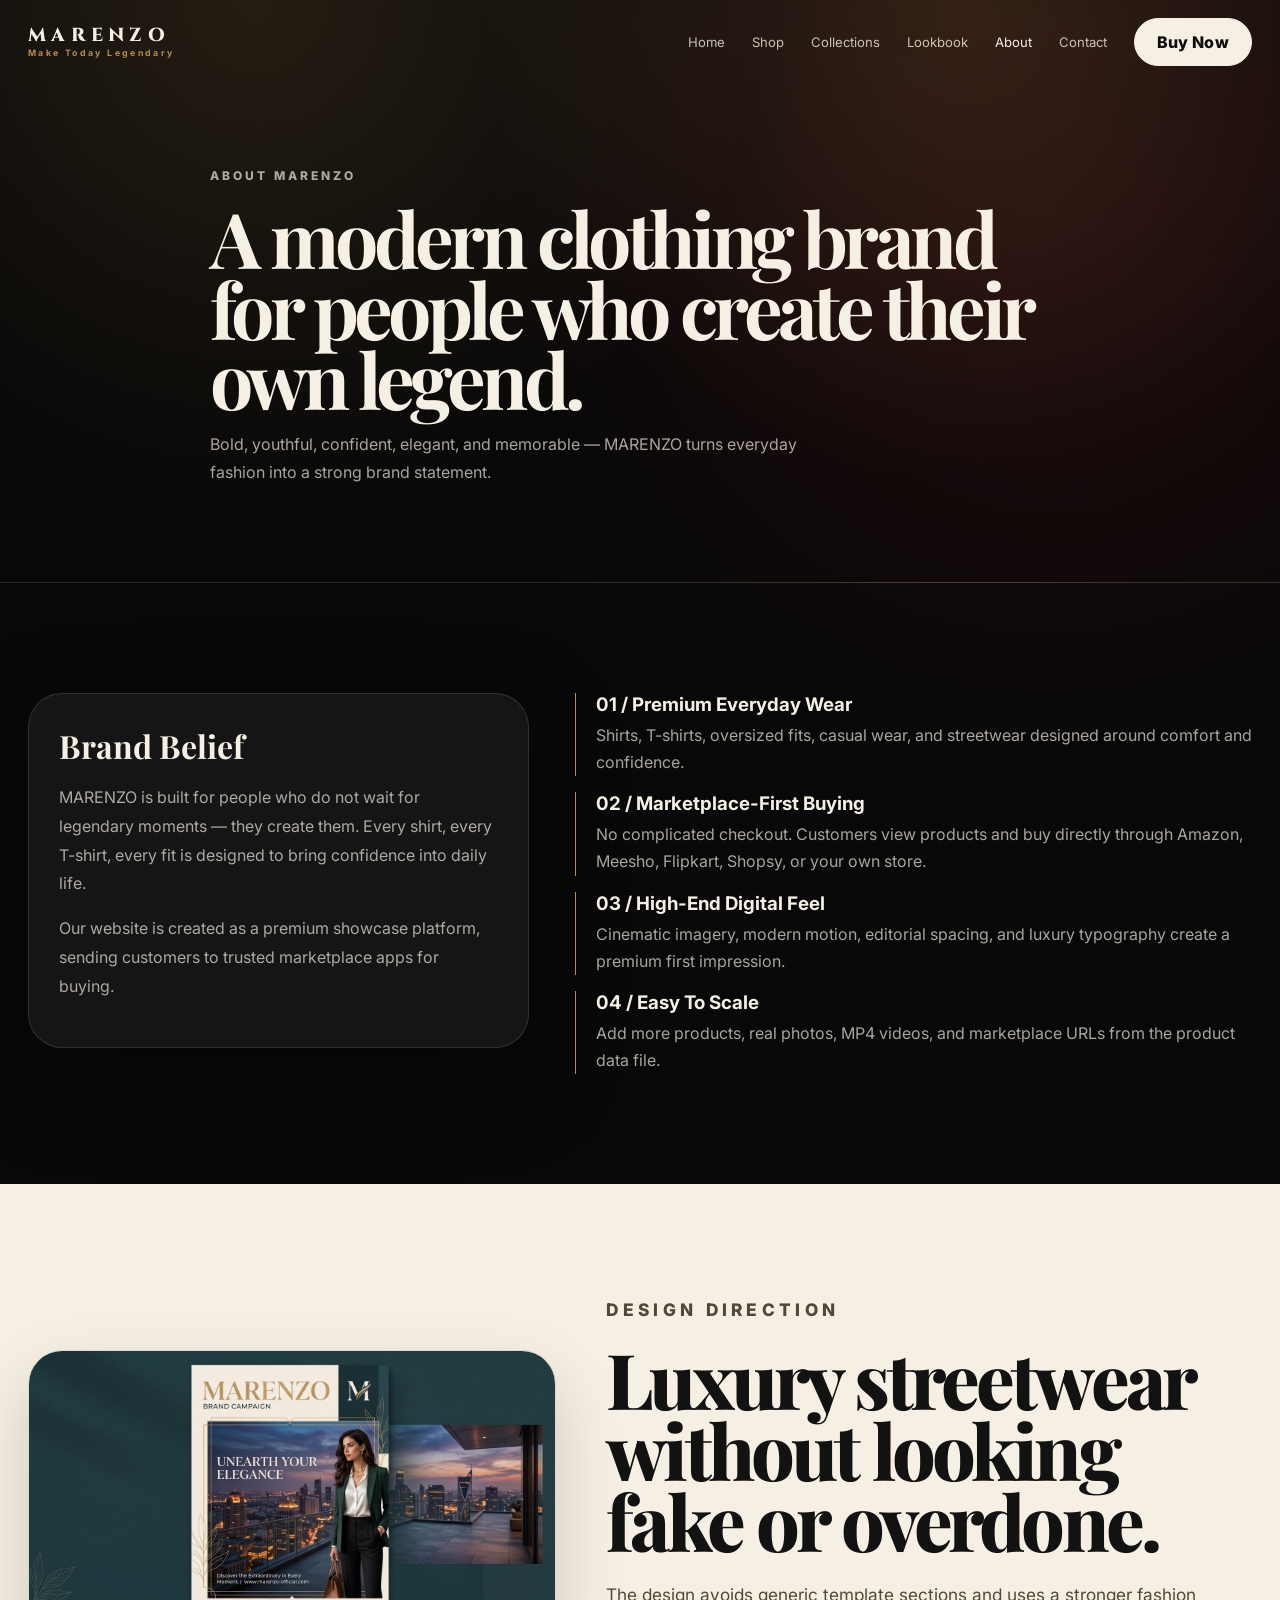
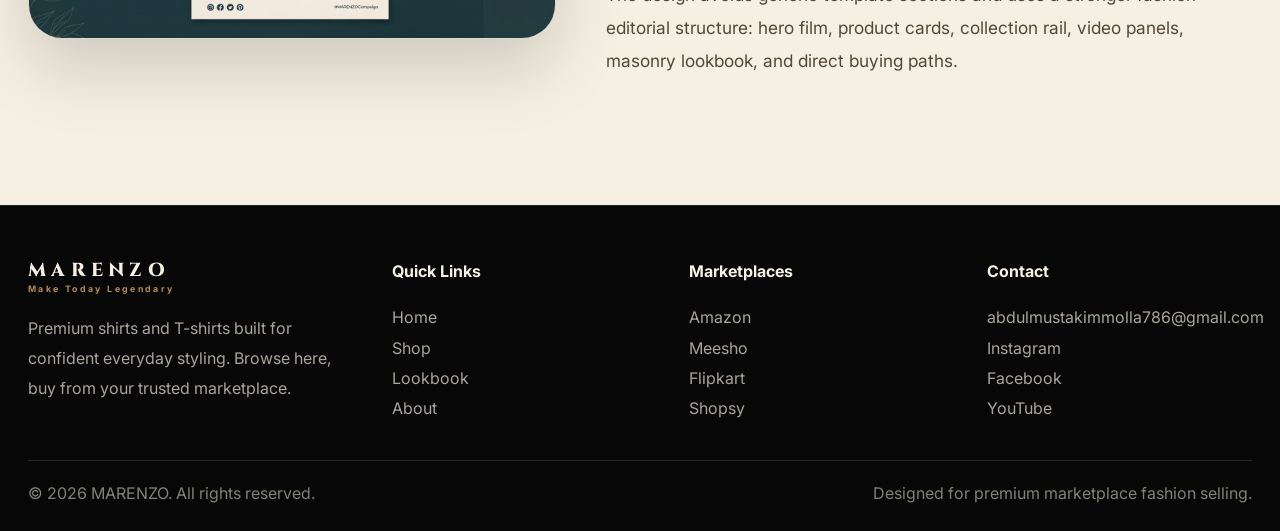
<file: about.html>
<!DOCTYPE html>
<html lang="en">
<head>
  <meta charset="UTF-8">
  <meta name="viewport" content="width=device-width, initial-scale=1.0">
  <meta name="description" content="About MARENZO premium clothing brand and marketplace selling experience.">
  <meta name="theme-color" content="#080808">
  <title>About MARENZO | Make Today Legendary</title>
  <link rel="stylesheet" href="assets/css/style.css">
</head>
<body>

<div class="page-loader"><div class="loader-mark">MARENZO</div></div>
<nav class="site-nav">
  <div class="container nav-inner">
    <a class="brand-logo" href="index.html">MARENZO<small>Make Today Legendary</small></a>
    <button class="nav-toggle" id="navToggle" aria-label="Open menu"><span></span><span></span></button>
    <div class="nav-menu" id="navMenu">
      <a class="nav-link" href="index.html">Home</a>
      <a class="nav-link" href="shop.html">Shop</a>
      <a class="nav-link" href="shop.html#collections">Collections</a>
      <a class="nav-link" href="lookbook.html">Lookbook</a>
      <a class="nav-link" href="about.html">About</a>
      <a class="nav-link" href="contact.html">Contact</a>
      <a class="button button-primary" href="shop.html">Buy Now</a>
    </div>
  </div>
</nav>


<header class="page-hero">
  <div class="container page-title reveal">
    <p class="eyebrow">About MARENZO</p>
    <h1>A modern clothing brand for people who create their own legend.</h1>
    <p>Bold, youthful, confident, elegant, and memorable — MARENZO turns everyday fashion into a strong brand statement.</p>
  </div>
</header>
<section class="section">
  <div class="container about-grid">
    <div class="about-card reveal">
      <h3>Brand Belief</h3>
      <p>MARENZO is built for people who do not wait for legendary moments — they create them. Every shirt, every T-shirt, every fit is designed to bring confidence into daily life.</p>
      <p>Our website is created as a premium showcase platform, sending customers to trusted marketplace apps for buying.</p>
    </div>
    <div class="timeline reveal">
      <div><h3>01 / Premium Everyday Wear</h3><p>Shirts, T-shirts, oversized fits, casual wear, and streetwear designed around comfort and confidence.</p></div>
      <div><h3>02 / Marketplace-First Buying</h3><p>No complicated checkout. Customers view products and buy directly through Amazon, Meesho, Flipkart, Shopsy, or your own store.</p></div>
      <div><h3>03 / High-End Digital Feel</h3><p>Cinematic imagery, modern motion, editorial spacing, and luxury typography create a premium first impression.</p></div>
      <div><h3>04 / Easy To Scale</h3><p>Add more products, real photos, MP4 videos, and marketplace URLs from the product data file.</p></div>
    </div>
  </div>
</section>
<section class="section section-soft">
  <div class="container story-grid">
    <div class="story-image reveal"><img src="assets/images/camp.png" alt="MARENZO brand campaign"></div>
    <div class="story-copy reveal"><p class="eyebrow">Design Direction</p><h2>Luxury streetwear without looking fake or overdone.</h2><p>The design avoids generic template sections and uses a stronger fashion editorial structure: hero film, product cards, collection rail, video panels, masonry lookbook, and direct buying paths.</p></div>
  </div>
</section>


<footer class="footer">
  <div class="container">
    <div class="footer-grid">
      <div>
        <h3 class="brand-logo">MARENZO<small>Make Today Legendary</small></h3>
        <p>Premium shirts and T-shirts built for confident everyday styling. Browse here, buy from your trusted marketplace.</p>
      </div>
      <div>
        <h4>Quick Links</h4>
        <a href="index.html">Home</a><a href="shop.html">Shop</a><a href="lookbook.html">Lookbook</a><a href="about.html">About</a>
      </div>
      <div>
        <h4>Marketplaces</h4>
        <a target="_blank" rel="noopener" href="https://www.amazon.in/s?k=marenzo+clothing">Amazon</a>
        <a target="_blank" rel="noopener" href="https://www.meesho.com/search?q=marenzo%20clothing">Meesho</a>
        <a target="_blank" rel="noopener" href="https://www.flipkart.com/search?q=marenzo+clothing">Flipkart</a>
        <a target="_blank" rel="noopener" href="https://www.shopsy.in/search?q=marenzo+clothing">Shopsy</a>
      </div>
      <div>
        <h4>Contact</h4>
        <a href="mailto:abdulmustakimmolla786@gmail.com">abdulmustakimmolla786@gmail.com</a>
        <a href="https://www.instagram.com/marenzo.in?igsh=MW81ZmhwbHdkcXFpZA==">Instagram</a><a href="https://www.facebook.com/share/19F5SS92qN/">Facebook</a><a href="https://www.youtube.com/@marenzomaketodaylegendary">YouTube</a>
      </div>
    </div>
    <div class="footer-bottom">
      <span>© <span data-year></span> MARENZO. All rights reserved.</span>
      <span>Designed for premium marketplace fashion selling.</span>
    </div>
  </div>
</footer>
<script src="assets/js/products.js"></script>
<script src="assets/js/main.js"></script>

</body>
</html>
</file>
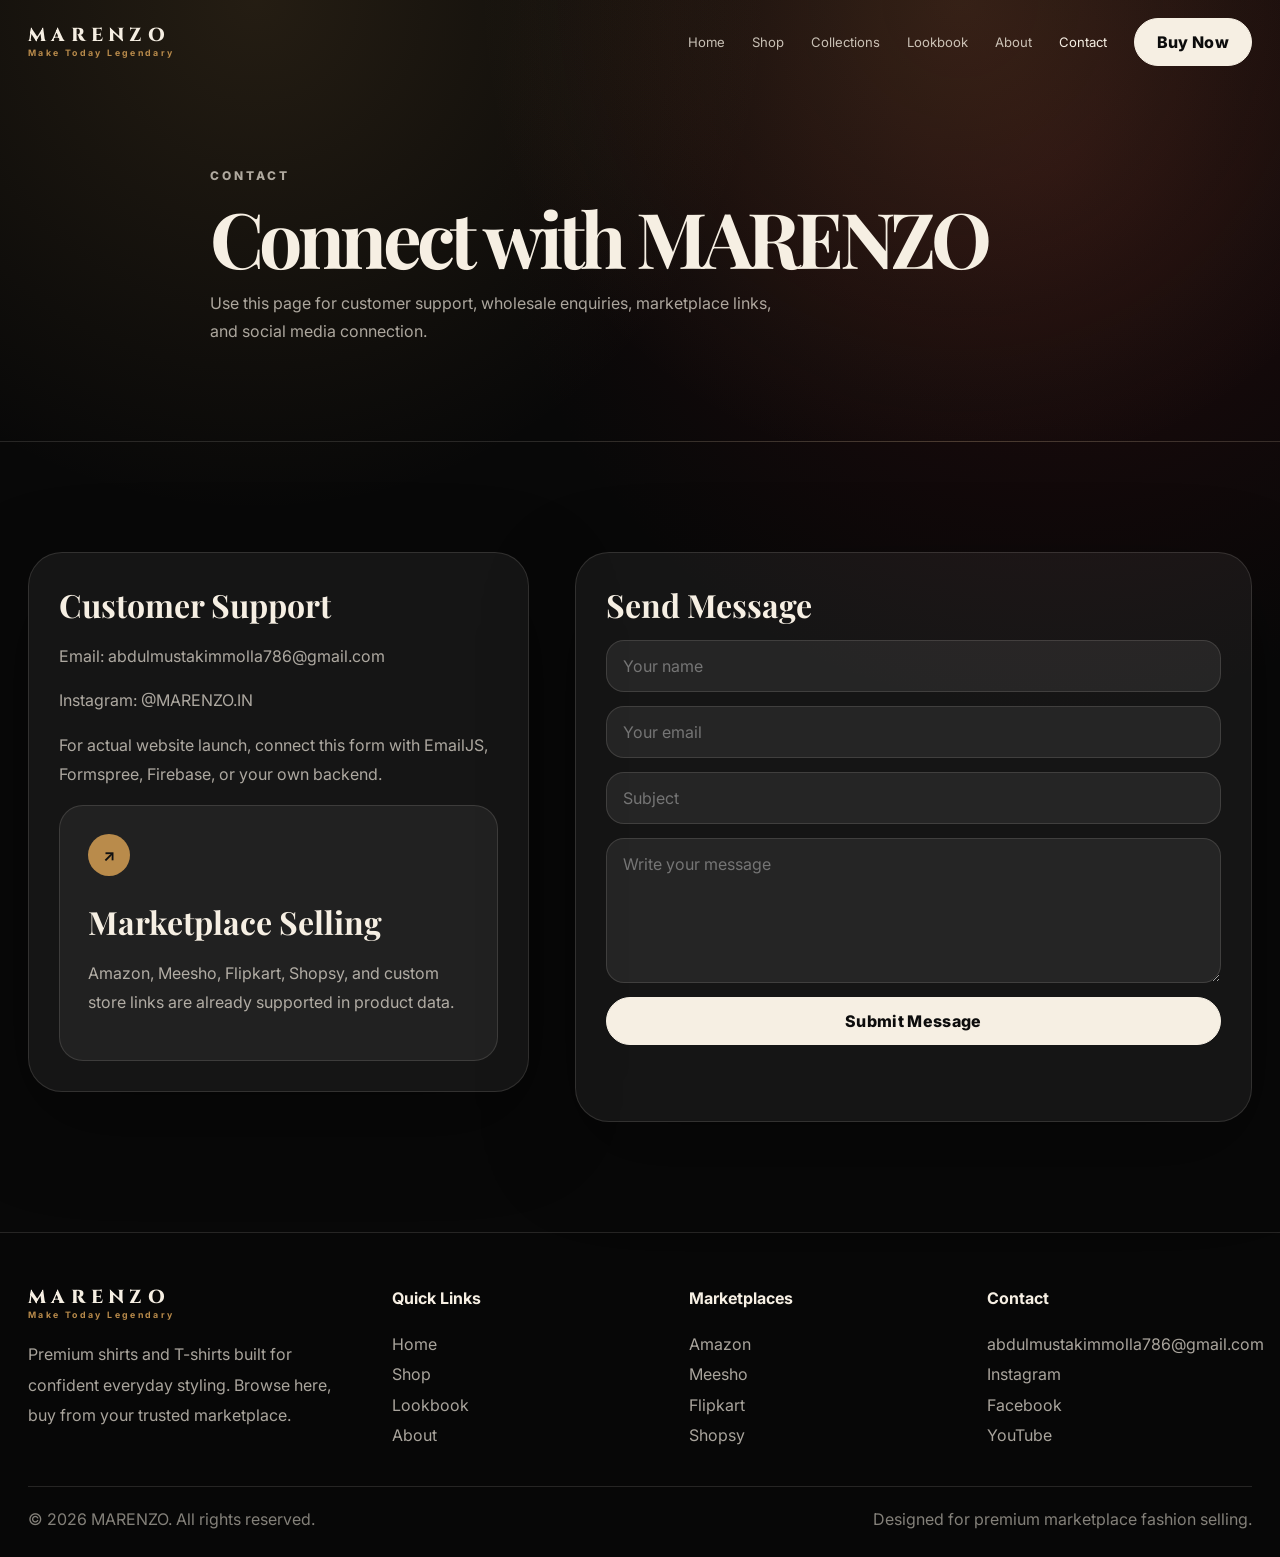
<file: contact.html>
<!DOCTYPE html>
<html lang="en">
<head>
  <meta charset="UTF-8">
  <meta name="viewport" content="width=device-width, initial-scale=1.0">
  <meta name="description" content="Contact MARENZO for fashion products, support, and marketplace buying details.">
  <meta name="theme-color" content="#080808">
  <title>Contact MARENZO | Support and Marketplace Links</title>
  <link rel="stylesheet" href="assets/css/style.css">
</head>
<body>

<div class="page-loader"><div class="loader-mark">MARENZO</div></div>
<nav class="site-nav">
  <div class="container nav-inner">
    <a class="brand-logo" href="index.html">MARENZO<small>Make Today Legendary</small></a>
    <button class="nav-toggle" id="navToggle" aria-label="Open menu"><span></span><span></span></button>
    <div class="nav-menu" id="navMenu">
      <a class="nav-link" href="index.html">Home</a>
      <a class="nav-link" href="shop.html">Shop</a>
      <a class="nav-link" href="shop.html#collections">Collections</a>
      <a class="nav-link" href="lookbook.html">Lookbook</a>
      <a class="nav-link" href="about.html">About</a>
      <a class="nav-link" href="contact.html">Contact</a>
      <a class="button button-primary" href="shop.html">Buy Now</a>
    </div>
  </div>
</nav>


<header class="page-hero">
  <div class="container page-title reveal">
    <p class="eyebrow">Contact</p>
    <h1>Connect with MARENZO</h1>
    <p>Use this page for customer support, wholesale enquiries, marketplace links, and social media connection.</p>
  </div>
</header>
<section class="section">
  <div class="container contact-grid">
    <div class="contact-card reveal">
      <h3>Customer Support</h3>
      <p>Email: abdulmustakimmolla786@gmail.com</p>
      <p>Instagram: @MARENZO.IN</p>
      <p>For actual website launch, connect this form with EmailJS, Formspree, Firebase, or your own backend.</p>
      <div class="feature-card"><b>↗</b><h3>Marketplace Selling</h3><p>Amazon, Meesho, Flipkart, Shopsy, and custom store links are already supported in product data.</p></div>
    </div>
    <div class="contact-card reveal">
      <h3>Send Message</h3>
      <form class="contact-form" id="contactForm">
        <input type="text" name="name" placeholder="Your name" required>
        <input type="email" name="email" placeholder="Your email" required>
        <input type="text" name="subject" placeholder="Subject" required>
        <textarea name="message" placeholder="Write your message" required></textarea>
        <button class="button button-primary" type="submit">Submit Message</button>
        <p class="form-message" id="formMessage"></p>
      </form>
    </div>
  </div>
</section>


<footer class="footer">
  <div class="container">
    <div class="footer-grid">
      <div>
        <h3 class="brand-logo">MARENZO<small>Make Today Legendary</small></h3>
        <p>Premium shirts and T-shirts built for confident everyday styling. Browse here, buy from your trusted marketplace.</p>
      </div>
      <div>
        <h4>Quick Links</h4>
        <a href="index.html">Home</a><a href="shop.html">Shop</a><a href="lookbook.html">Lookbook</a><a href="about.html">About</a>
      </div>
      <div>
        <h4>Marketplaces</h4>
        <a target="_blank" rel="noopener" href="https://www.amazon.in/s?k=marenzo+clothing">Amazon</a>
        <a target="_blank" rel="noopener" href="https://www.meesho.com/search?q=marenzo%20clothing">Meesho</a>
        <a target="_blank" rel="noopener" href="https://www.flipkart.com/search?q=marenzo+clothing">Flipkart</a>
        <a target="_blank" rel="noopener" href="https://www.shopsy.in/search?q=marenzo+clothing">Shopsy</a>
      </div>
      <div>
        <h4>Contact</h4>
        <a href="mailto:abdulmustakimmolla786@gmail.com">abdulmustakimmolla786@gmail.com</a>
        <a href="https://www.instagram.com/marenzo.in?igsh=MW81ZmhwbHdkcXFpZA==">Instagram</a><a href="https://www.facebook.com/share/19F5SS92qN/">Facebook</a><a href="https://www.youtube.com/@marenzomaketodaylegendary">YouTube</a>
      </div>
    </div>
    <div class="footer-bottom">
      <span>© <span data-year></span> MARENZO. All rights reserved.</span>
      <span>Designed for premium marketplace fashion selling.</span>
    </div>
  </div>
</footer>
<script src="assets/js/products.js"></script>
<script src="assets/js/main.js"></script>

</body>
</html>
</file>
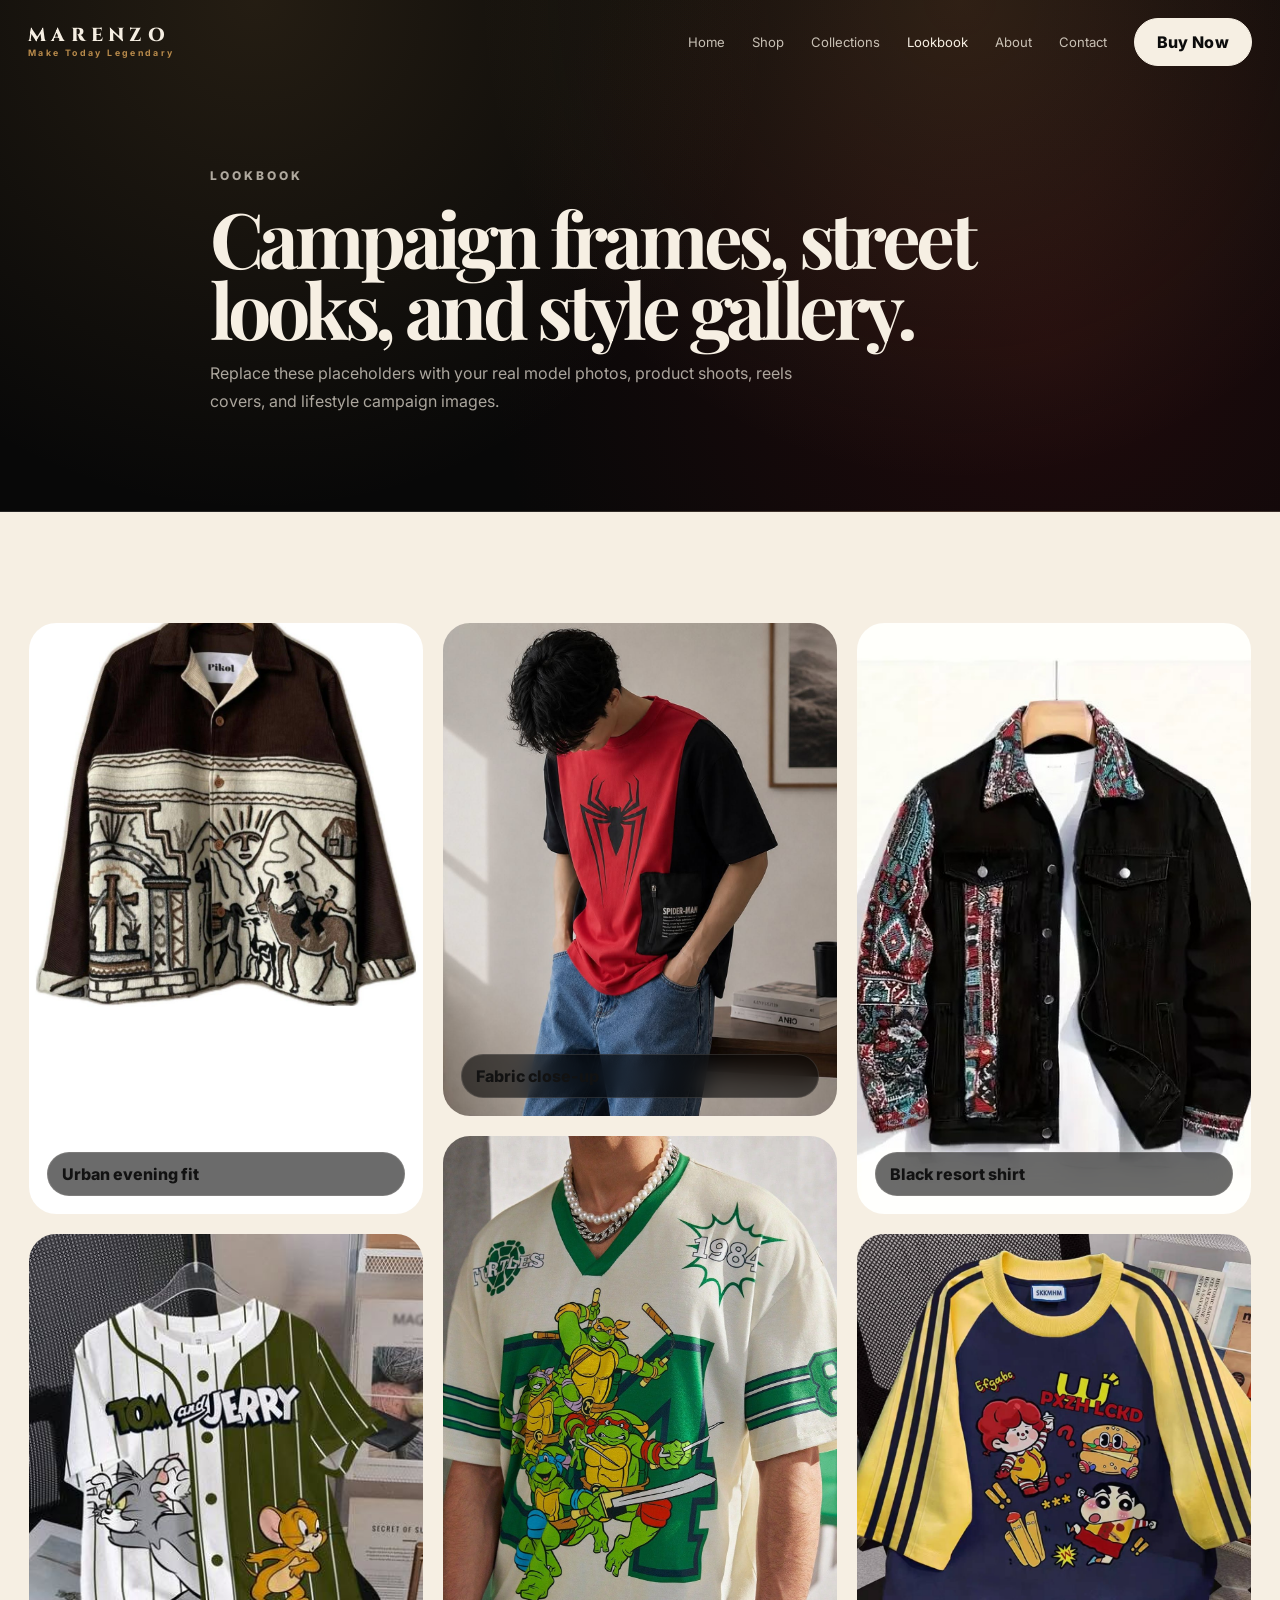
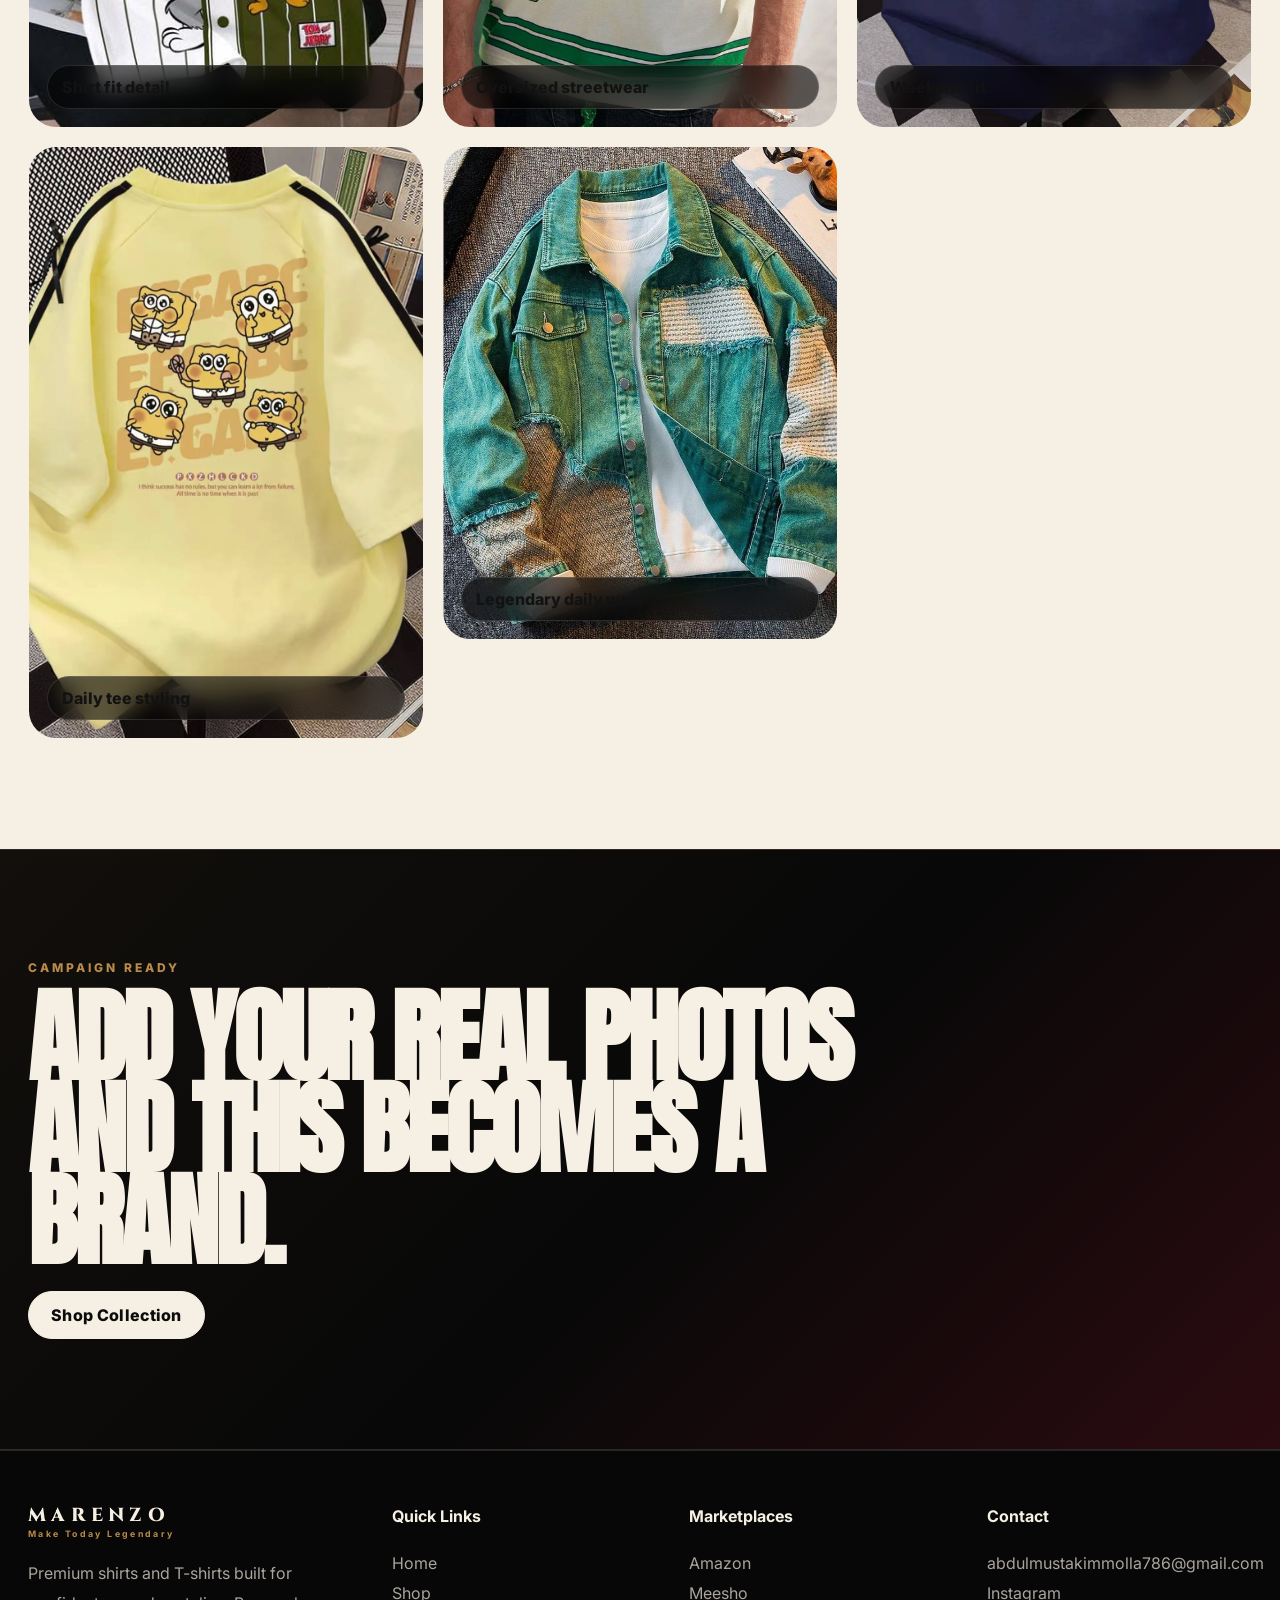
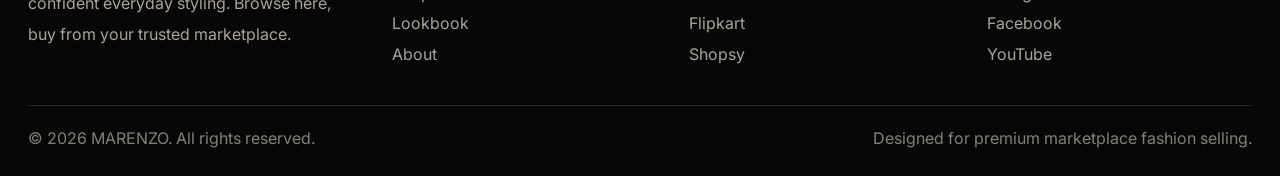
<file: lookbook.html>
<!DOCTYPE html>
<html lang="en">
<head>
  <meta charset="UTF-8">
  <meta name="viewport" content="width=device-width, initial-scale=1.0">
  <meta name="description" content="MARENZO style gallery and campaign lookbook for shirts, T-shirts and streetwear.">
  <meta name="theme-color" content="#080808">
  <title>MARENZO Lookbook | Style Gallery</title>
  <link rel="stylesheet" href="assets/css/style.css">
</head>
<body>

<div class="page-loader"><div class="loader-mark">MARENZO</div></div>
<nav class="site-nav">
  <div class="container nav-inner">
    <a class="brand-logo" href="index.html">MARENZO<small>Make Today Legendary</small></a>
    <button class="nav-toggle" id="navToggle" aria-label="Open menu"><span></span><span></span></button>
    <div class="nav-menu" id="navMenu">
      <a class="nav-link" href="index.html">Home</a>
      <a class="nav-link" href="shop.html">Shop</a>
      <a class="nav-link" href="shop.html#collections">Collections</a>
      <a class="nav-link" href="lookbook.html">Lookbook</a>
      <a class="nav-link" href="about.html">About</a>
      <a class="nav-link" href="contact.html">Contact</a>
      <a class="button button-primary" href="shop.html">Buy Now</a>
    </div>
  </div>
</nav>


<header class="page-hero">
  <div class="container page-title reveal">
    <p class="eyebrow">Lookbook</p>
    <h1>Campaign frames, street looks, and style gallery.</h1>
    <p>Replace these placeholders with your real model photos, product shoots, reels covers, and lifestyle campaign images.</p>
  </div>
</header>
<section class="section section-soft">
  <div class="container">
    <div class="lookbook-grid">
      <figure class="look-card reveal"><img src="assets/images/3j.jpeg" alt="MARENZO urban look"><span>Urban evening fit</span></figure>
      <figure class="look-card reveal"><img src="assets/images/whitegreents.jpeg" alt="MARENZO shirt styling"><span>Shirt fit detail</span></figure>
      <figure class="look-card reveal"><img src="assets/images/yellowts.jpeg" alt="MARENZO T-shirt styling"><span>Daily tee styling</span></figure>
      <figure class="look-card reveal"><img src="assets/images/blackredts.jpeg" alt="MARENZO fabric closeup"><span>Fabric close-up</span></figure>
      <figure class="look-card reveal"><img src="assets/images/greents.jpeg" alt="MARENZO oversized streetwear"><span>Oversized streetwear</span></figure>
      <figure class="look-card reveal"><img src="assets/images/4j.jpeg" alt="MARENZO lifestyle"><span>Legendary daily wear</span></figure>
      <figure class="look-card reveal"><img src="assets/images/5j.jpg" alt="MARENZO black shirt"><span>Black resort shirt</span></figure>
      <figure class="look-card reveal"><img src="assets/images/yellobluets.jpeg" alt="MARENZO weekend fit"><span>Weekend fit</span></figure>
    </div>
  </div>
</section>
<section class="section cta-band"><div class="container reveal"><p class="eyebrow">Campaign Ready</p><h2>Add Your Real Photos And This Becomes A Brand.</h2><a class="button button-primary" href="shop.html">Shop Collection</a></div></section>


<footer class="footer">
  <div class="container">
    <div class="footer-grid">
      <div>
        <h3 class="brand-logo">MARENZO<small>Make Today Legendary</small></h3>
        <p>Premium shirts and T-shirts built for confident everyday styling. Browse here, buy from your trusted marketplace.</p>
      </div>
      <div>
        <h4>Quick Links</h4>
        <a href="index.html">Home</a><a href="shop.html">Shop</a><a href="lookbook.html">Lookbook</a><a href="about.html">About</a>
      </div>
      <div>
        <h4>Marketplaces</h4>
        <a target="_blank" rel="noopener" href="https://www.amazon.in/s?k=marenzo+clothing">Amazon</a>
        <a target="_blank" rel="noopener" href="https://www.meesho.com/search?q=marenzo%20clothing">Meesho</a>
        <a target="_blank" rel="noopener" href="https://www.flipkart.com/search?q=marenzo+clothing">Flipkart</a>
        <a target="_blank" rel="noopener" href="https://www.shopsy.in/search?q=marenzo+clothing">Shopsy</a>
      </div>
      <div>
        <h4>Contact</h4>
        <a href="mailto:abdulmustakimmolla786@gmail.com">abdulmustakimmolla786@gmail.com</a>
        <a href="https://www.instagram.com/marenzo.in?igsh=MW81ZmhwbHdkcXFpZA==">Instagram</a><a href="https://www.facebook.com/share/19F5SS92qN/">Facebook</a><a href="https://www.youtube.com/@marenzomaketodaylegendary">YouTube</a>
      </div>
    </div>
    <div class="footer-bottom">
      <span>© <span data-year></span> MARENZO. All rights reserved.</span>
      <span>Designed for premium marketplace fashion selling.</span>
    </div>
  </div>
</footer>
<script src="assets/js/products.js"></script>
<script src="assets/js/main.js"></script>

</body>
</html>
</file>
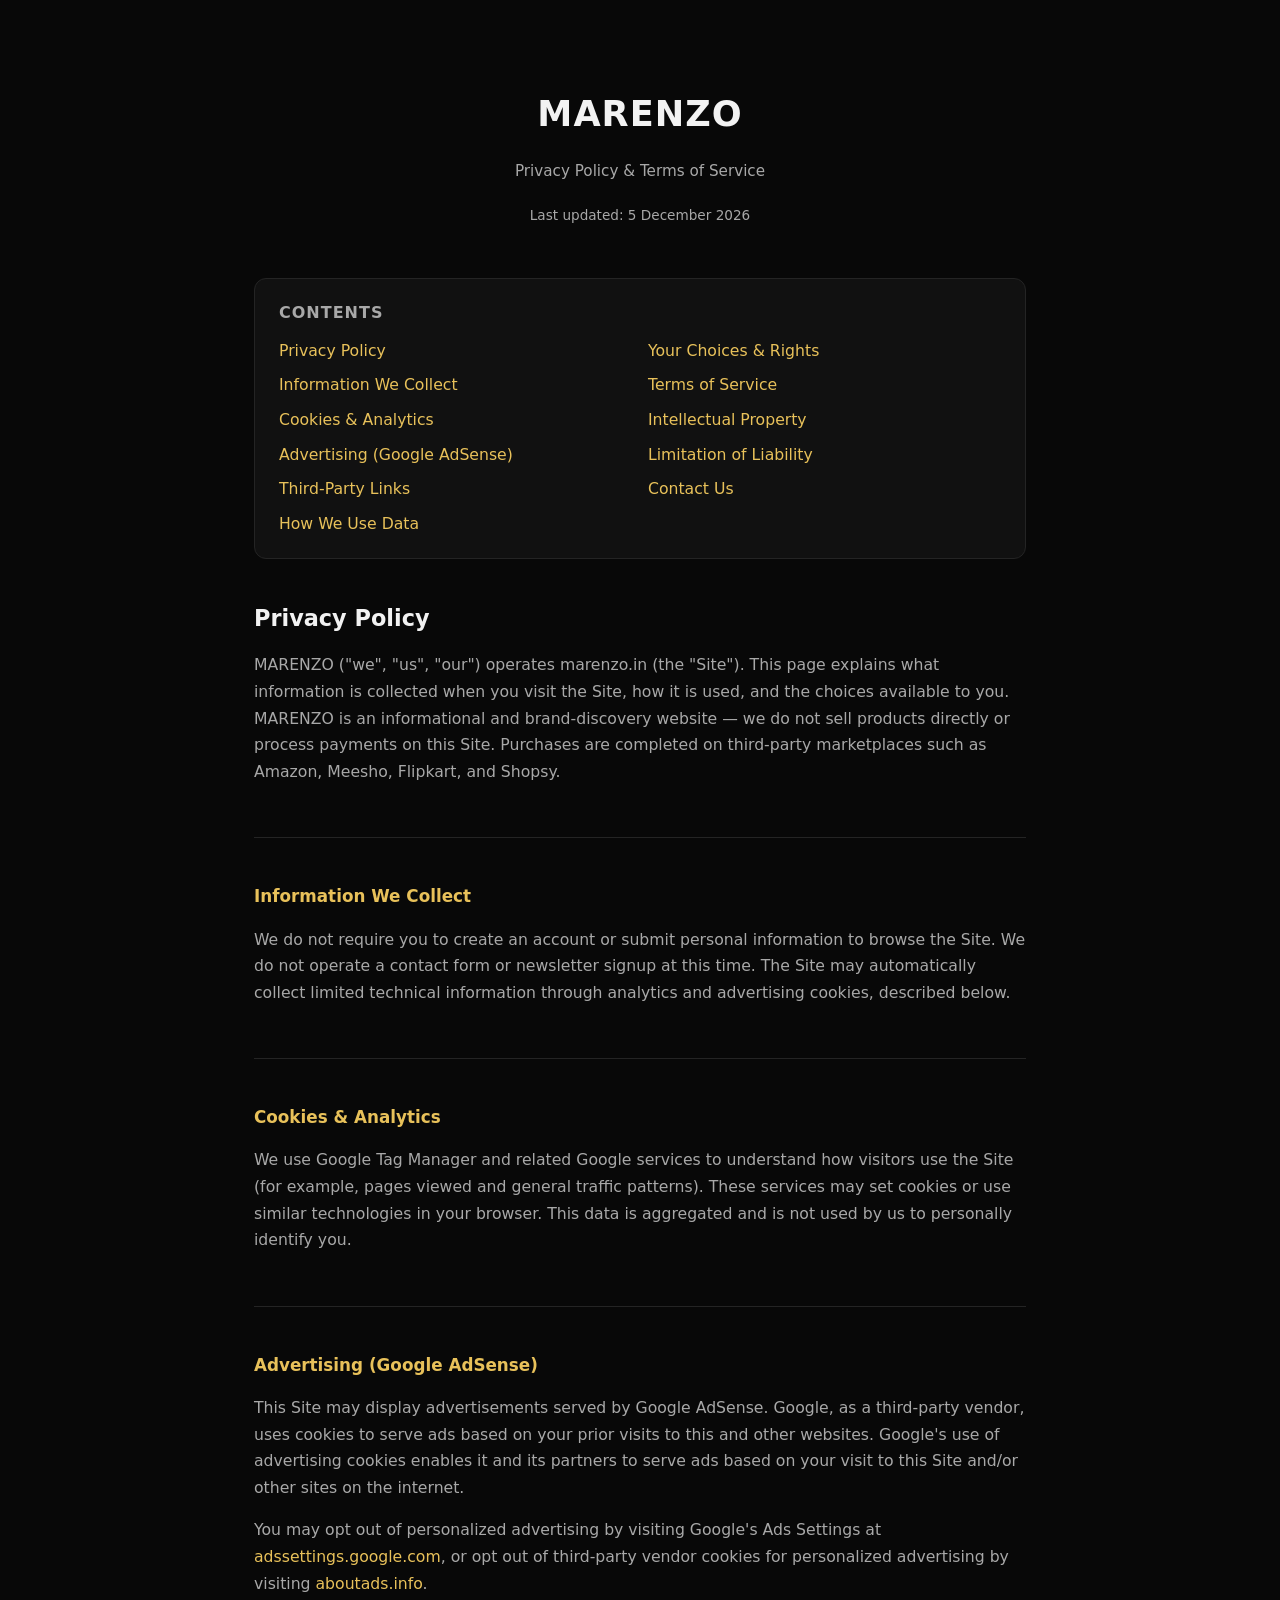
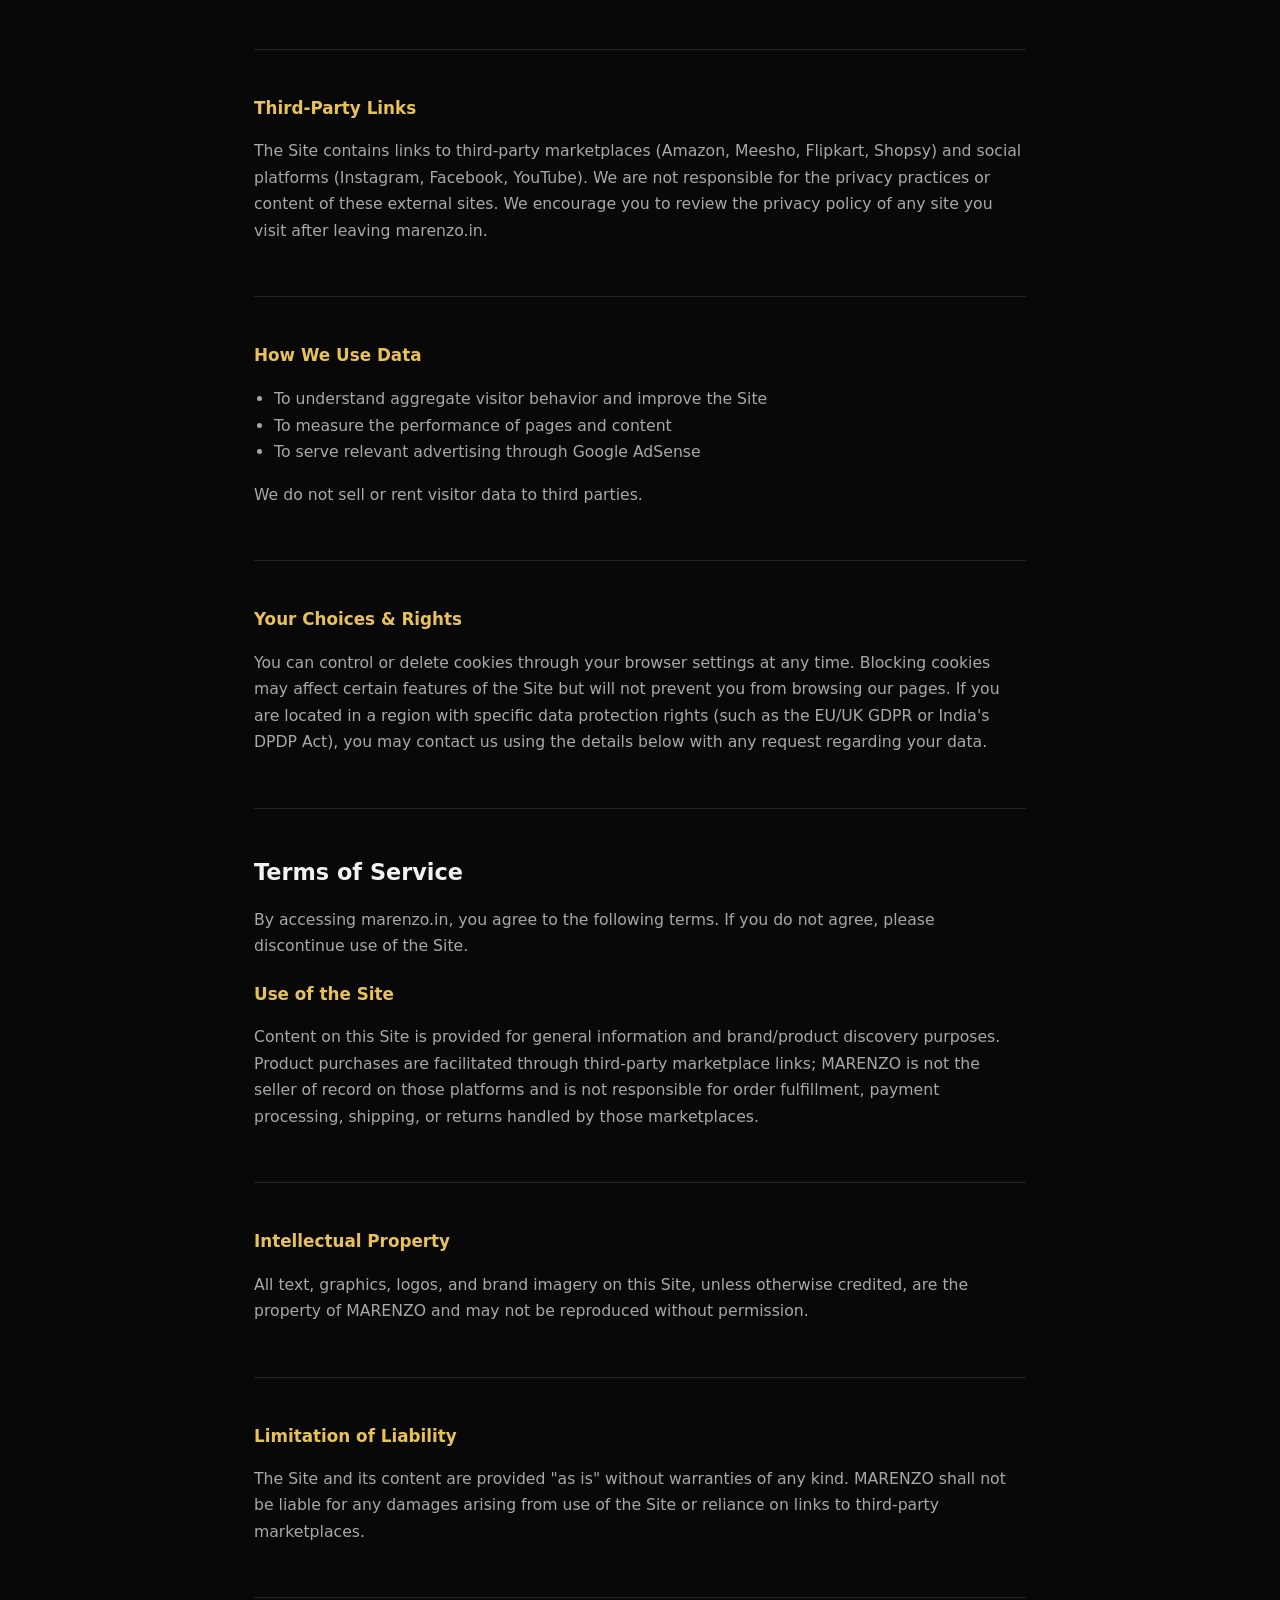
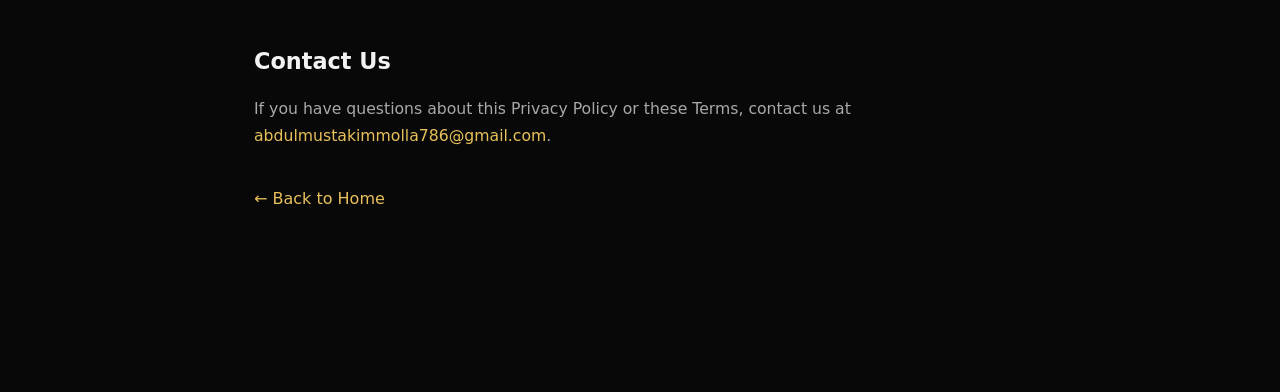
<file: policies.html>
<!DOCTYPE html>
<html lang="en">
<head>
<meta charset="UTF-8">
<meta name="viewport" content="width=device-width, initial-scale=1.0">
<title>Privacy Policy & Terms | MARENZO</title>
<meta name="description" content="MARENZO Privacy Policy and Terms of Service.">
<style>
  :root{
    --bg:#080808;
    --text:#f2f2f2;
    --muted:#a8a8a8;
    --accent:#e8c15a;
    --card:#111111;
    --border:#242424;
  }
  *{box-sizing:border-box;}
  body{
    margin:0;
    background:var(--bg);
    color:var(--text);
    font-family:'Segoe UI', system-ui, -apple-system, sans-serif;
    line-height:1.7;
  }
  .wrap{
    max-width:820px;
    margin:0 auto;
    padding:60px 24px 100px;
  }
  a{color:var(--accent); text-decoration:none;}
  a:hover{text-decoration:underline;}
  header.page-head{
    text-align:center;
    margin-bottom:50px;
  }
  header.page-head h1{
    font-size:2.2rem;
    letter-spacing:1px;
    margin-bottom:8px;
  }
  header.page-head p{
    color:var(--muted);
    font-size:0.95rem;
  }
  nav.toc{
    background:var(--card);
    border:1px solid var(--border);
    border-radius:12px;
    padding:20px 24px;
    margin-bottom:40px;
  }
  nav.toc h2{
    font-size:1rem;
    text-transform:uppercase;
    letter-spacing:1px;
    color:var(--muted);
    margin:0 0 12px;
  }
  nav.toc ul{
    margin:0; padding:0; list-style:none;
    columns:2;
  }
  nav.toc li{margin-bottom:8px;}
  section{
    margin-bottom:44px;
    border-bottom:1px solid var(--border);
    padding-bottom:36px;
  }
  section:last-child{border-bottom:none;}
  h2{
    font-size:1.4rem;
    margin-bottom:14px;
    color:var(--text);
  }
  h3{
    font-size:1.05rem;
    margin:20px 0 8px;
    color:var(--accent);
  }
  p, li{color:var(--muted); font-size:0.98rem;}
  ul{padding-left:20px;}
  .updated{
    font-size:0.85rem;
    color:var(--muted);
    text-align:center;
    margin-top:-30px;
    margin-bottom:50px;
  }
  .back-link{
    display:inline-block;
    margin-top:20px;
  }
</style>
</head>
<body>
<div class="wrap">

  <header class="page-head">
    <h1>MARENZO</h1>
    <p>Privacy Policy & Terms of Service</p>
  </header>
  <p class="updated">Last updated: <span id="update-date"></span></p>

  <nav class="toc">
    <h2>Contents</h2>
    <ul>
      <li><a href="#privacy">Privacy Policy</a></li>
      <li><a href="#info-collect">Information We Collect</a></li>
      <li><a href="#cookies">Cookies & Analytics</a></li>
      <li><a href="#ads">Advertising (Google AdSense)</a></li>
      <li><a href="#third-party">Third-Party Links</a></li>
      <li><a href="#data-use">How We Use Data</a></li>
      <li><a href="#rights">Your Choices & Rights</a></li>
      <li><a href="#terms">Terms of Service</a></li>
      <li><a href="#ip">Intellectual Property</a></li>
      <li><a href="#liability">Limitation of Liability</a></li>
      <li><a href="#contact">Contact Us</a></li>
    </ul>
  </nav>

  <section id="privacy">
    <h2>Privacy Policy</h2>
    <p>MARENZO ("we", "us", "our") operates marenzo.in (the "Site"). This page explains what information is collected when you visit the Site, how it is used, and the choices available to you. MARENZO is an informational and brand-discovery website — we do not sell products directly or process payments on this Site. Purchases are completed on third-party marketplaces such as Amazon, Meesho, Flipkart, and Shopsy.</p>
  </section>

  <section id="info-collect">
    <h3>Information We Collect</h3>
    <p>We do not require you to create an account or submit personal information to browse the Site. We do not operate a contact form or newsletter signup at this time. The Site may automatically collect limited technical information through analytics and advertising cookies, described below.</p>
  </section>

  <section id="cookies">
    <h3 id="cookies-anchor">Cookies & Analytics</h3>
    <p>We use Google Tag Manager and related Google services to understand how visitors use the Site (for example, pages viewed and general traffic patterns). These services may set cookies or use similar technologies in your browser. This data is aggregated and is not used by us to personally identify you.</p>
  </section>

  <section id="ads">
    <h3>Advertising (Google AdSense)</h3>
    <p>This Site may display advertisements served by Google AdSense. Google, as a third-party vendor, uses cookies to serve ads based on your prior visits to this and other websites. Google's use of advertising cookies enables it and its partners to serve ads based on your visit to this Site and/or other sites on the internet.</p>
    <p>You may opt out of personalized advertising by visiting Google's Ads Settings at <a href="https://adssettings.google.com" target="_blank" rel="noopener">adssettings.google.com</a>, or opt out of third-party vendor cookies for personalized advertising by visiting <a href="https://www.aboutads.info" target="_blank" rel="noopener">aboutads.info</a>.</p>
  </section>

  <section id="third-party">
    <h3>Third-Party Links</h3>
    <p>The Site contains links to third-party marketplaces (Amazon, Meesho, Flipkart, Shopsy) and social platforms (Instagram, Facebook, YouTube). We are not responsible for the privacy practices or content of these external sites. We encourage you to review the privacy policy of any site you visit after leaving marenzo.in.</p>
  </section>

  <section id="data-use">
    <h3>How We Use Data</h3>
    <ul>
      <li>To understand aggregate visitor behavior and improve the Site</li>
      <li>To measure the performance of pages and content</li>
      <li>To serve relevant advertising through Google AdSense</li>
    </ul>
    <p>We do not sell or rent visitor data to third parties.</p>
  </section>

  <section id="rights">
    <h3>Your Choices & Rights</h3>
    <p>You can control or delete cookies through your browser settings at any time. Blocking cookies may affect certain features of the Site but will not prevent you from browsing our pages. If you are located in a region with specific data protection rights (such as the EU/UK GDPR or India's DPDP Act), you may contact us using the details below with any request regarding your data.</p>
  </section>

  <section id="terms">
    <h2>Terms of Service</h2>
    <p>By accessing marenzo.in, you agree to the following terms. If you do not agree, please discontinue use of the Site.</p>
    <h3>Use of the Site</h3>
    <p>Content on this Site is provided for general information and brand/product discovery purposes. Product purchases are facilitated through third-party marketplace links; MARENZO is not the seller of record on those platforms and is not responsible for order fulfillment, payment processing, shipping, or returns handled by those marketplaces.</p>
  </section>

  <section id="ip">
    <h3>Intellectual Property</h3>
    <p>All text, graphics, logos, and brand imagery on this Site, unless otherwise credited, are the property of MARENZO and may not be reproduced without permission.</p>
  </section>

  <section id="liability">
    <h3>Limitation of Liability</h3>
    <p>The Site and its content are provided "as is" without warranties of any kind. MARENZO shall not be liable for any damages arising from use of the Site or reliance on links to third-party marketplaces.</p>
  </section>

  <section id="contact">
    <h2>Contact Us</h2>
    <p>If you have questions about this Privacy Policy or these Terms, contact us at <a href="mailto:abdulmustakimmolla786@gmail.com">abdulmustakimmolla786@gmail.com</a>.</p>
    <a class="back-link" href="index.html">&larr; Back to Home</a>
  </section>

</div>

<script>
  document.getElementById('update-date').textContent = new Date().toLocaleDateString('en-IN', { year: 'numeric', month: 'long', day: 'numeric' });
</script>
</body>
</html>
</file>
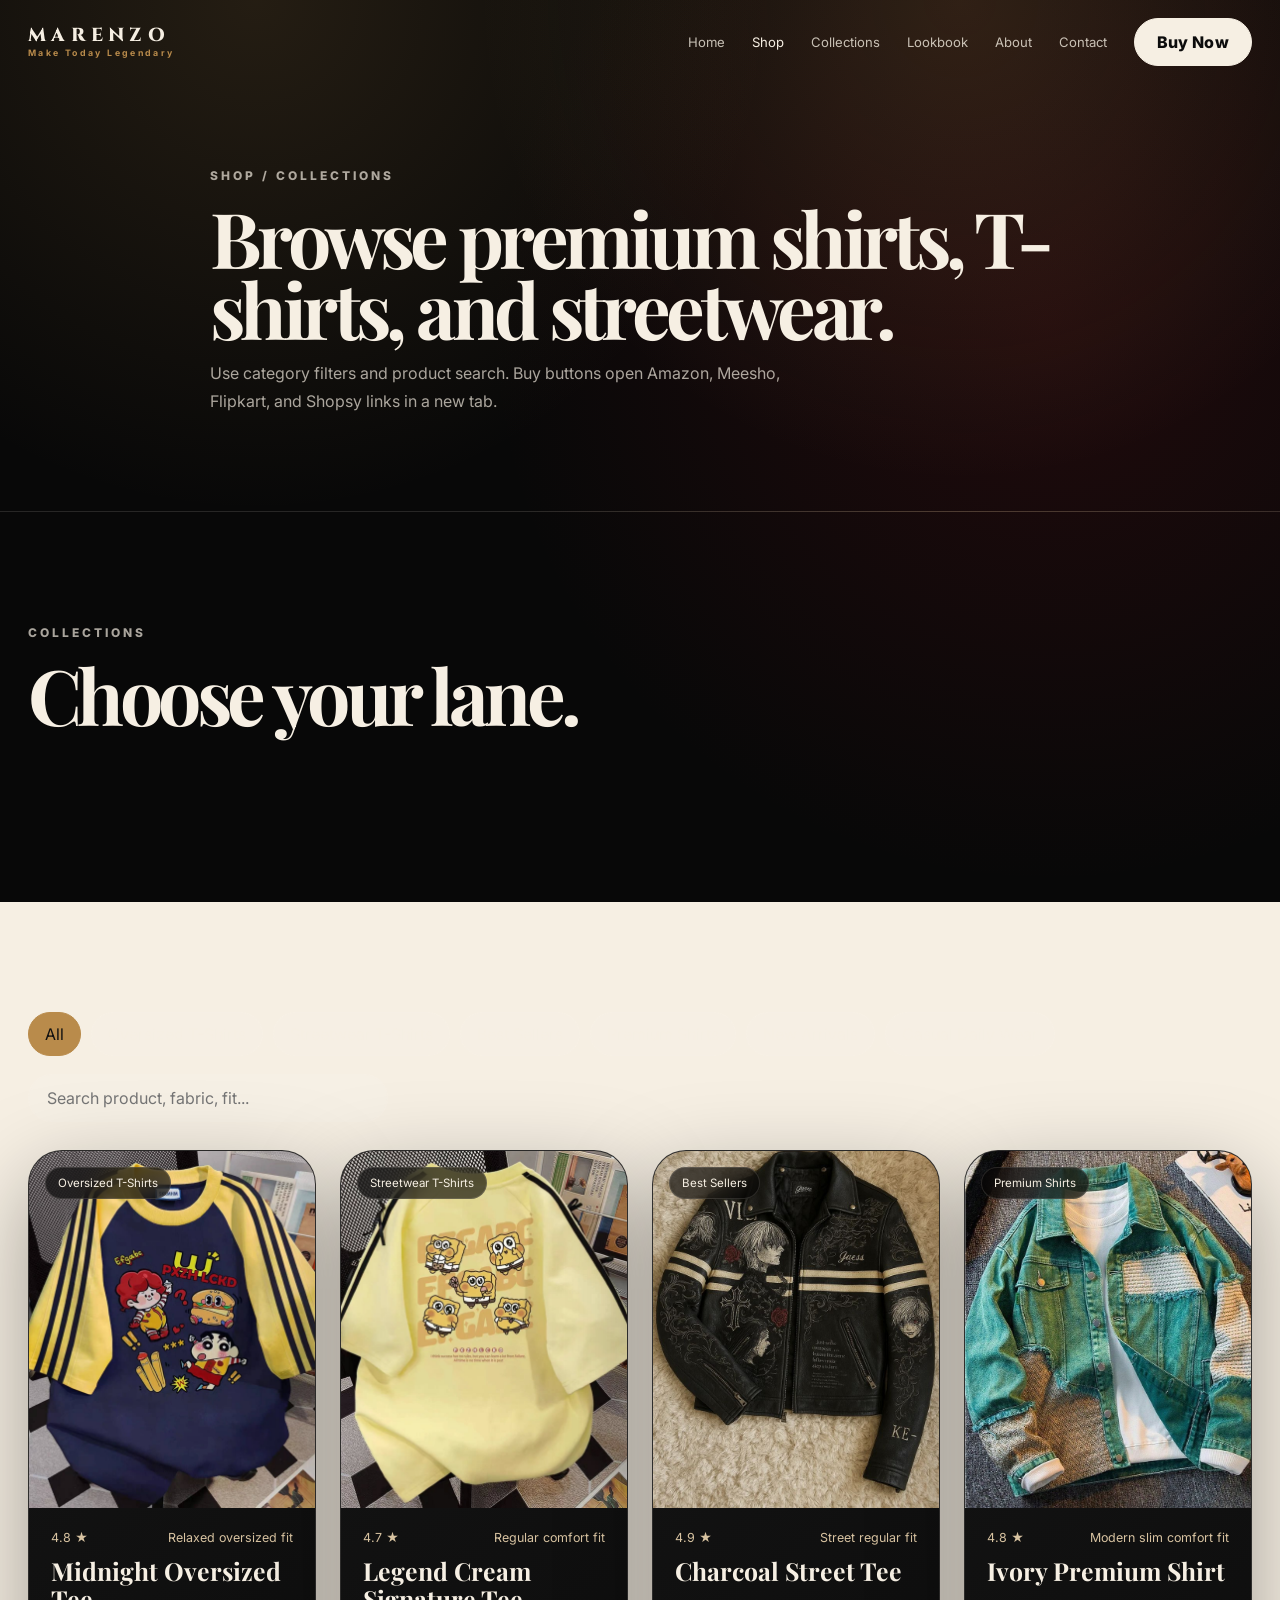
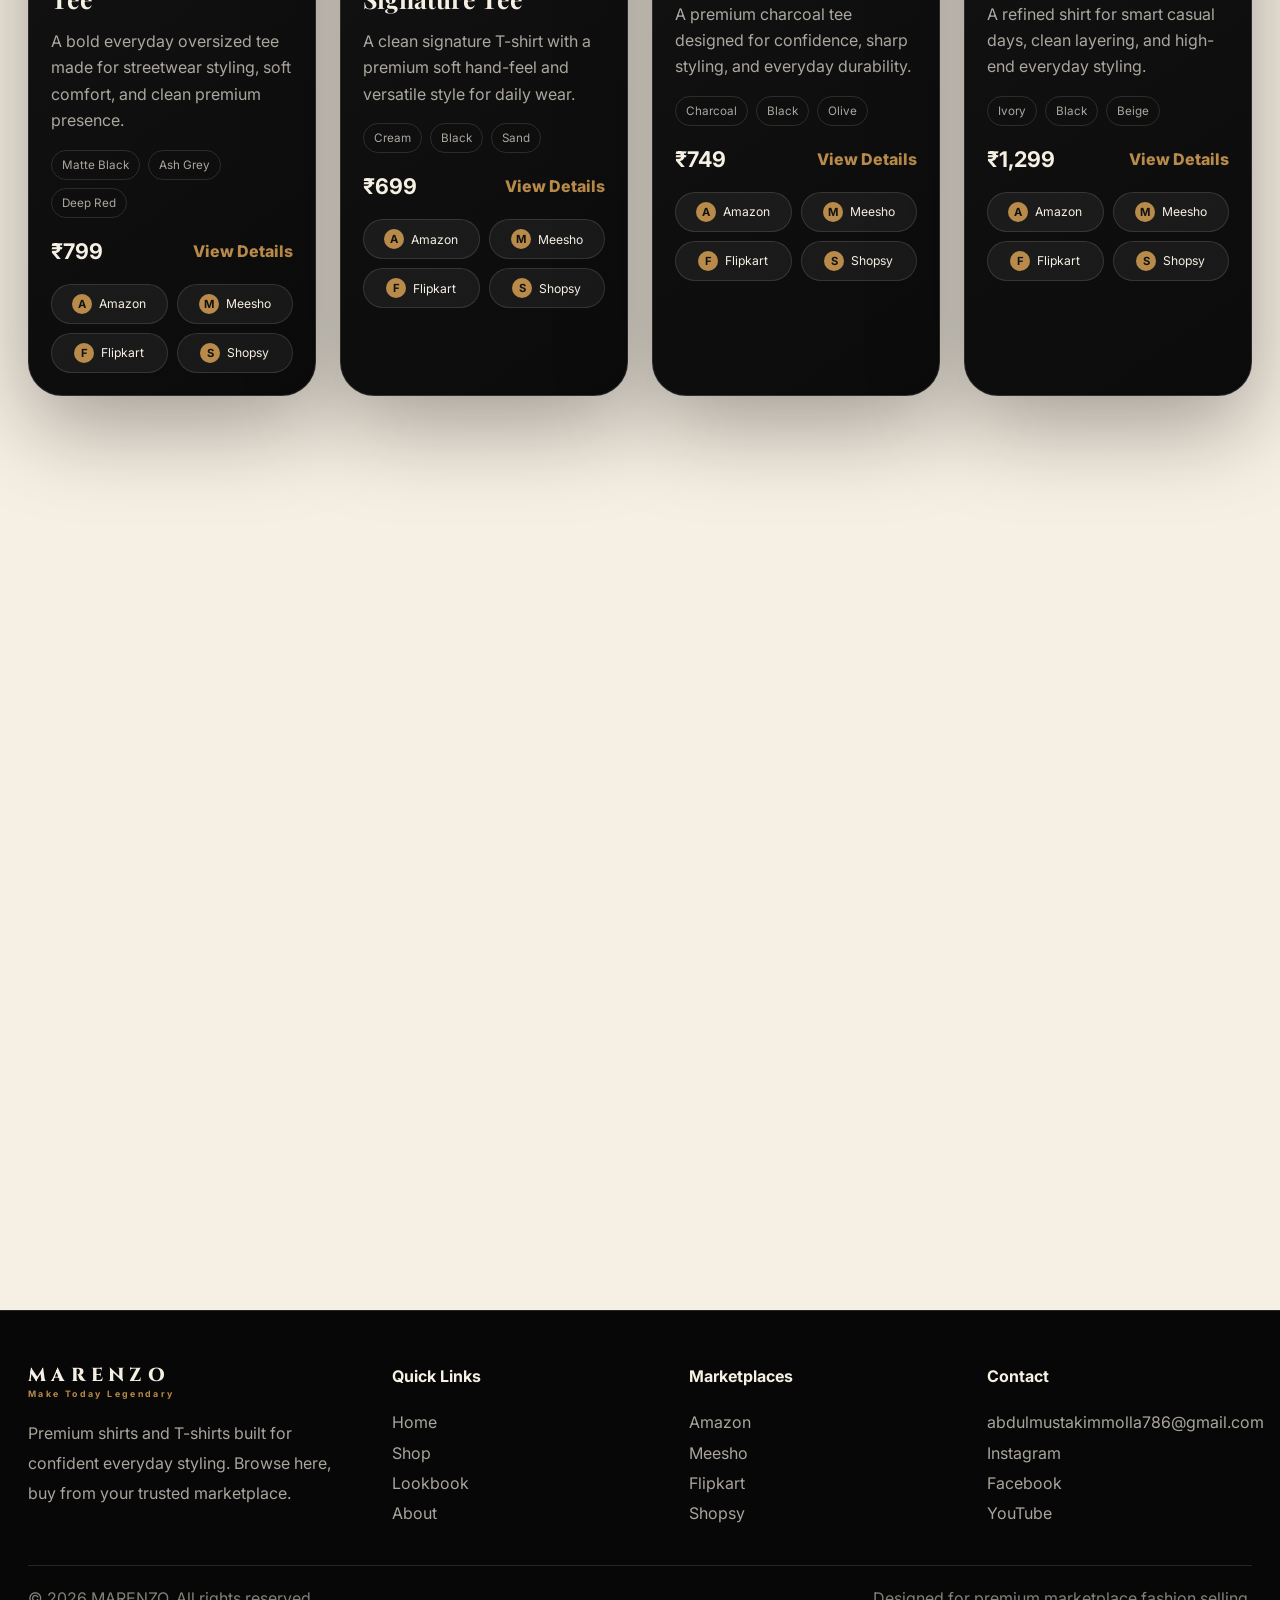
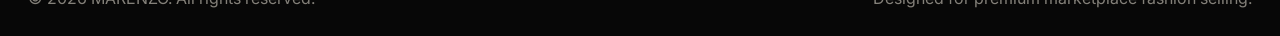
<file: shop.html>
<!DOCTYPE html>
<html lang="en">
<head>
  <meta charset="UTF-8">
  <meta name="viewport" content="width=device-width, initial-scale=1.0">
  <meta name="description" content="Browse MARENZO collections and buy shirts and T-shirts from trusted marketplaces.">
  <meta name="theme-color" content="#080808">
  <title>Shop MARENZO | Premium Shirts and T-Shirts</title>
  <link rel="stylesheet" href="assets/css/style.css">
</head>
<body>

<div class="page-loader"><div class="loader-mark">MARENZO</div></div>
<nav class="site-nav">
  <div class="container nav-inner">
    <a class="brand-logo" href="index.html">MARENZO<small>Make Today Legendary</small></a>
    <button class="nav-toggle" id="navToggle" aria-label="Open menu"><span></span><span></span></button>
    <div class="nav-menu" id="navMenu">
      <a class="nav-link" href="index.html">Home</a>
      <a class="nav-link" href="shop.html">Shop</a>
      <a class="nav-link" href="shop.html#collections">Collections</a>
      <a class="nav-link" href="lookbook.html">Lookbook</a>
      <a class="nav-link" href="about.html">About</a>
      <a class="nav-link" href="contact.html">Contact</a>
      <a class="button button-primary" href="shop.html">Buy Now</a>
    </div>
  </div>
</nav>


<header class="page-hero">
  <div class="container page-title reveal">
    <p class="eyebrow">Shop / Collections</p>
    <h1>Browse premium shirts, T-shirts, and streetwear.</h1>
    <p>Use category filters and product search. Buy buttons open Amazon, Meesho, Flipkart, and Shopsy links in a new tab.</p>
  </div>
</header>
<section class="section" id="collections">
  <div class="container">
    <div class="section-head reveal"><div><p class="eyebrow">Collections</p><h2>Choose your lane.</h2></div></div>
    <div class="collection-track" id="collectionTrack"></div>
  </div>
</section>
<section class="section section-soft">
  <div class="container">
    <div class="shop-toolbar reveal">
      <div class="filter-row" id="shopFilters"></div>
      <input class="search-input" id="productSearch" type="search" placeholder="Search product, fabric, fit..." aria-label="Search products">
    </div>
    <div class="product-grid" id="shopProductGrid"></div>
  </div>
</section>


<footer class="footer">
  <div class="container">
    <div class="footer-grid">
      <div>
        <h3 class="brand-logo">MARENZO<small>Make Today Legendary</small></h3>
        <p>Premium shirts and T-shirts built for confident everyday styling. Browse here, buy from your trusted marketplace.</p>
      </div>
      <div>
        <h4>Quick Links</h4>
        <a href="index.html">Home</a><a href="shop.html">Shop</a><a href="lookbook.html">Lookbook</a><a href="about.html">About</a>
      </div>
      <div>
        <h4>Marketplaces</h4>
        <a target="_blank" rel="noopener" href="https://www.amazon.in/s?k=marenzo+clothing">Amazon</a>
        <a target="_blank" rel="noopener" href="https://www.meesho.com/search?q=marenzo%20clothing">Meesho</a>
        <a target="_blank" rel="noopener" href="https://www.flipkart.com/search?q=marenzo+clothing">Flipkart</a>
        <a target="_blank" rel="noopener" href="https://www.shopsy.in/search?q=marenzo+clothing">Shopsy</a>
      </div>
      <div>
        <h4>Contact</h4>
        <a href="mailto:abdulmustakimmolla786@gmail.com">abdulmustakimmolla786@gmail.com</a>
        <a href="https://www.instagram.com/marenzo.in?igsh=MW81ZmhwbHdkcXFpZA==">Instagram</a><a href="https://www.facebook.com/share/19F5SS92qN/">Facebook</a><a href="https://www.youtube.com/@marenzomaketodaylegendary">YouTube</a>
      </div>
    </div>
    <div class="footer-bottom">
      <span>© <span data-year></span> MARENZO. All rights reserved.</span>
      <span>Designed for premium marketplace fashion selling.</span>
    </div>
  </div>
</footer>
<script src="assets/js/products.js"></script>
<script src="assets/js/main.js"></script>

</body>
</html>
</file>
<file: assets/css/style.css>
@import url('https://fonts.googleapis.com/css2?family=Anton&family=Cinzel:wght@500;700;800&family=Inter:wght@400;500;600;700;800&family=Playfair+Display:wght@600;700;800&display=swap');

:root {
  --black: #080808;
  --black-2: #111111;
  --charcoal: #1a1a1a;
  --offwhite: #f6efe3;
  --beige: #d8c3a1;
  --gold: #b98b4b;
  --red: #9e1823;
  --muted: rgba(246, 239, 227, 0.68);
  --line: rgba(246, 239, 227, 0.13);
  --glass: rgba(255, 255, 255, 0.055);
  --shadow: 0 30px 90px rgba(0,0,0,.35);
  --radius-xl: 34px;
  --radius-lg: 24px;
  --radius-md: 16px;
  --max: 1180px;
}

* { box-sizing: border-box; }
html { scroll-behavior: smooth; }
body {
  margin: 0;
  font-family: 'Inter', system-ui, sans-serif;
  color: var(--offwhite);
  background:
    radial-gradient(circle at 20% 0%, rgba(185,139,75,.16), transparent 32rem),
    radial-gradient(circle at 82% 10%, rgba(158,24,35,.16), transparent 35rem),
    var(--black);
  overflow-x: hidden;
}

a { color: inherit; text-decoration: none; }
img, video { display: block; max-width: 100%; }
button, input, textarea { font: inherit; }
::selection { background: var(--gold); color: #090909; }

.page-loader {
  position: fixed;
  inset: 0;
  z-index: 9999;
  display: grid;
  place-items: center;
  background: #050505;
  transition: opacity .7s ease, visibility .7s ease;
}
.page-loader.hide { opacity: 0; visibility: hidden; }
.loader-mark {
  font-family: 'Cinzel', serif;
  letter-spacing: .55em;
  color: var(--offwhite);
  animation: loaderPulse 1.6s ease infinite alternate;
}
@keyframes loaderPulse { to { opacity: .45; transform: translateY(-6px); } }

.container { width: min(var(--max), calc(100% - 38px)); margin: 0 auto; }
.section { padding: 110px 0; position: relative; }
.section-soft { background: var(--offwhite); color: #121212; }
.section-head { display: flex; justify-content: space-between; gap: 30px; align-items: end; margin-bottom: 38px; }
.section-head h2, .page-title h1 {
  margin: 0;
  font-family: 'Playfair Display', serif;
  font-size: clamp(2.25rem, 6vw, 5.2rem);
  line-height: .92;
  letter-spacing: -.06em;
}
.section-head p, .page-title p { color: var(--muted); max-width: 590px; line-height: 1.75; }
.section-soft .section-head p, .section-soft .page-title p { color: #5d5142; }
.eyebrow {
  color: var(--gold);
  text-transform: uppercase;
  letter-spacing: .25em;
  font-size: .75rem;
  font-weight: 800;
  margin: 0 0 16px;
}

.site-nav {
  position: fixed;
  top: 0;
  left: 0;
  right: 0;
  z-index: 1000;
  padding: 18px 0;
  transition: background .35s ease, border .35s ease, padding .35s ease;
}
.site-nav.scrolled {
  padding: 11px 0;
  background: rgba(7,7,7,.78);
  border-bottom: 1px solid var(--line);
  backdrop-filter: blur(18px);
}
.nav-inner { display: flex; align-items: center; justify-content: space-between; gap: 22px; }
.brand-logo {
  font-family: 'Cinzel', serif;
  font-size: 1.18rem;
  font-weight: 800;
  letter-spacing: .28em;
  position: relative;
}
.brand-logo small { display: block; font: 700 .55rem 'Inter'; letter-spacing: .27em; color: var(--gold); margin-top: 2px; }
.nav-menu { display: flex; align-items: center; gap: 27px; }
.nav-link { font-size: .82rem; color: rgba(246,239,227,.78); transition: color .25s ease; }
.nav-link:hover, .nav-link.active { color: var(--offwhite); }
.nav-toggle { display: none; background: transparent; border: 0; color: var(--offwhite); width: 42px; height: 42px; position: relative; }
.nav-toggle span { display: block; height: 2px; margin: 7px 0; background: var(--offwhite); transition: .3s ease; }
.nav-toggle.open span:first-child { transform: rotate(45deg) translate(6px, 6px); }
.nav-toggle.open span:last-child { transform: rotate(-45deg) translate(6px, -6px); }

.button {
  display: inline-flex;
  align-items: center;
  justify-content: center;
  min-height: 48px;
  border-radius: 999px;
  padding: 0 22px;
  border: 1px solid var(--line);
  transition: transform .2s ease, background .25s ease, color .25s ease, border .25s ease;
  cursor: pointer;
  font-weight: 800;
  letter-spacing: .02em;
}
.button-primary { background: var(--offwhite); color: #0c0c0c; border-color: var(--offwhite); }
.button-primary:hover { background: var(--gold); border-color: var(--gold); }
.button-red { background: var(--red); border-color: var(--red); color: white; }
.button-soft { background: rgba(255,255,255,.07); color: var(--offwhite); }
.section-soft .button-soft { background: #171717; color: var(--offwhite); }
.text-link { color: var(--gold); font-weight: 800; }

.hero {
  min-height: 100vh;
  display: grid;
  place-items: center;
  position: relative;
  isolation: isolate;
  overflow: hidden;
  padding: 120px 0 80px;
}
.hero::before {
  content: '';
  position: absolute;
  inset: 0;
  background:
    linear-gradient(90deg, rgba(0,0,0,.82), rgba(0,0,0,.34), rgba(0,0,0,.82)),
    radial-gradient(circle at 68% 45%, rgba(185,139,75,.24), transparent 24rem);
  z-index: -1;
}
.hero-video {
  position: absolute;
  inset: 0;
  z-index: -2;
  background: url('../images/poster-1.svg') center / cover no-repeat;
  transform: scale(1.06);
  animation: slowZoom 16s ease-in-out infinite alternate;
  opacity: .78;
}
.hero-video video { width: 100%; height: 100%; object-fit: cover; opacity: .52; }
@keyframes slowZoom { to { transform: scale(1.13); } }
.hero-grid { display: grid; grid-template-columns: 1.1fr .9fr; gap: 50px; align-items: center; }
.hero-kicker { color: var(--gold); letter-spacing: .42em; font-size: .8rem; font-weight: 800; text-transform: uppercase; margin-bottom: 18px; opacity: 0; animation: revealUp .8s .15s ease forwards; }
.hero h1 {
  font-family: 'Anton', sans-serif;
  text-transform: uppercase;
  font-size: clamp(4rem, 13vw, 11.6rem);
  line-height: .82;
  letter-spacing: -.035em;
  margin: 0;
  max-width: 850px;
  opacity: 0;
  animation: revealUp .95s .32s ease forwards;
}
.hero h1 span { color: transparent; -webkit-text-stroke: 1px var(--offwhite); }
.hero p { color: var(--muted); max-width: 570px; line-height: 1.8; font-size: 1.04rem; opacity: 0; animation: revealUp .9s .48s ease forwards; }
.hero-actions { display: flex; flex-wrap: wrap; gap: 14px; margin-top: 32px; opacity: 0; animation: revealUp .9s .62s ease forwards; }
.hero-panel {
  border: 1px solid var(--line);
  border-radius: var(--radius-xl);
  background: linear-gradient(145deg, rgba(255,255,255,.11), rgba(255,255,255,.025));
  padding: 22px;
  box-shadow: var(--shadow);
  backdrop-filter: blur(15px);
  transform: translateY(20px);
  animation: floatCard 4.8s ease-in-out infinite alternate;
}
.hero-panel img { border-radius: 26px; width: 100%; }
.hero-stats { display: grid; grid-template-columns: repeat(3, 1fr); gap: 14px; margin-top: 16px; }
.hero-stats div { border: 1px solid var(--line); border-radius: 18px; padding: 15px; background: rgba(0,0,0,.28); }
.hero-stats strong { display: block; font-size: 1.3rem; }
.hero-stats span { color: var(--muted); font-size: .78rem; }
@keyframes revealUp { from { opacity: 0; transform: translateY(28px); } to { opacity: 1; transform: translateY(0); } }
@keyframes floatCard { to { transform: translateY(-8px); } }

.marquee {
  border-top: 1px solid var(--line);
  border-bottom: 1px solid var(--line);
  overflow: hidden;
  background: #0b0b0b;
}
.marquee-track { display: flex; gap: 44px; width: max-content; padding: 18px 0; animation: marquee 24s linear infinite; }
.marquee span { font-family: 'Cinzel', serif; letter-spacing: .25em; color: rgba(246,239,227,.75); white-space: nowrap; }
@keyframes marquee { to { transform: translateX(-50%); } }

.collection-track { display: grid; grid-auto-flow: column; grid-auto-columns: minmax(260px, 360px); gap: 18px; overflow-x: auto; padding: 6px 0 18px; scroll-snap-type: x mandatory; }
.collection-track::-webkit-scrollbar { height: 7px; }
.collection-track::-webkit-scrollbar-thumb { background: var(--gold); border-radius: 99px; }
.collection-card {
  min-height: 480px;
  position: relative;
  border: 1px solid var(--line);
  border-radius: var(--radius-xl);
  overflow: hidden;
  scroll-snap-align: start;
  box-shadow: var(--shadow);
}
.collection-card img { width: 100%; height: 100%; object-fit: cover; transition: transform .7s ease; }
.collection-card:hover img { transform: scale(1.08); }
.collection-card::after { content: ''; position: absolute; inset: 0; background: linear-gradient(transparent, rgba(0,0,0,.92)); }
.collection-card div { position: absolute; left: 24px; right: 24px; bottom: 24px; z-index: 2; }
.collection-card p { color: var(--beige); margin: 0 0 7px; }
.collection-card h3 { font: 800 2rem/1 'Playfair Display'; margin: 0 0 18px; }
.collection-card em { font-style: normal; font-weight: 800; color: var(--offwhite); }
.collection-count { position: absolute; top: 18px; right: 20px; z-index: 2; color: var(--offwhite); opacity: .55; font-family: 'Cinzel'; }

.product-grid { display: grid; grid-template-columns: repeat(3, 1fr); gap: 24px; }
.product-card {
  border: 1px solid var(--line);
  background: linear-gradient(145deg, rgba(255,255,255,.075), rgba(255,255,255,.025));
  border-radius: var(--radius-xl);
  overflow: hidden;
  box-shadow: var(--shadow);
  transition: transform .35s ease, border-color .35s ease;
}
.product-card:hover { transform: translateY(-10px); border-color: rgba(185,139,75,.48); }
.product-media { position: relative; display: block; overflow: hidden; background: #101010; }
.product-media img { width: 100%; aspect-ratio: 4 / 5; object-fit: cover; transition: transform .7s ease; }
.product-card:hover .product-media img { transform: scale(1.06); }
.product-badge { position: absolute; top: 16px; left: 16px; background: rgba(0,0,0,.62); border: 1px solid var(--line); backdrop-filter: blur(12px); border-radius: 999px; padding: 8px 12px; font-size: .72rem; color: var(--offwhite); }
.product-info { padding: 22px; }
.product-topline { display: flex; justify-content: space-between; color: var(--beige); font-size: .78rem; gap: 12px; }
.product-info h3 { margin: 12px 0 8px; font: 700 1.55rem/1.1 'Playfair Display'; }
.product-info p { color: var(--muted); line-height: 1.65; min-height: 78px; }
.color-row, .chip-row { display: flex; flex-wrap: wrap; gap: 8px; }
.color-row span, .chip { border: 1px solid var(--line); border-radius: 999px; padding: 7px 10px; font-size: .73rem; color: var(--muted); }
.price-row { display: flex; align-items: center; justify-content: space-between; margin: 20px 0; }
.price-row strong { font-size: 1.35rem; }
.market-grid { display: grid; grid-template-columns: repeat(2, 1fr); gap: 9px; }
.market-link {
  min-height: 40px;
  border-radius: 999px;
  border: 1px solid var(--line);
  background: rgba(255,255,255,.055);
  display: flex;
  align-items: center;
  justify-content: center;
  gap: 7px;
  font-size: .76rem;
  color: var(--offwhite);
  transition: background .25s ease, border .25s ease, transform .2s ease;
}
.market-link:hover { background: var(--offwhite); color: #111; border-color: var(--offwhite); }
.market-link b { width: 20px; height: 20px; border-radius: 50%; display: inline-grid; place-items: center; background: var(--gold); color: #111; font-size: .7rem; }

.video-grid { display: grid; grid-template-columns: repeat(4, 1fr); gap: 18px; }
.video-shell {
  min-height: 460px;
  border: 1px solid var(--line);
  border-radius: var(--radius-xl);
  overflow: hidden;
  position: relative;
  background: #111;
  box-shadow: var(--shadow);
}
.video-shell video, .video-shell img { width: 100%; height: 100%; object-fit: cover; min-height: inherit; opacity: .9; transition: transform .7s ease, opacity .35s ease; }
.video-shell:hover video, .video-shell:hover img { transform: scale(1.06); opacity: .72; }
.video-shell::before { content: ''; position: absolute; inset: 0; z-index: 1; background: linear-gradient(transparent, rgba(0,0,0,.86)); }
.video-caption { position: absolute; left: 20px; right: 20px; bottom: 20px; z-index: 2; }
.video-caption h3 { margin: 0 0 8px; font: 700 1.6rem/1 'Playfair Display'; }
.video-caption p { margin: 0; color: var(--muted); }
.play-chip { position: absolute; right: 18px; top: 18px; z-index: 3; border: 1px solid var(--line); background: rgba(0,0,0,.5); color: var(--offwhite); border-radius: 999px; padding: 9px 12px; cursor: pointer; backdrop-filter: blur(12px); }

.story-grid { display: grid; grid-template-columns: .9fr 1.1fr; gap: 50px; align-items: center; }
.story-image { border-radius: var(--radius-xl); overflow: hidden; border: 1px solid rgba(0,0,0,.1); box-shadow: 0 30px 70px rgba(0,0,0,.16); }
.story-copy h2 { font: 800 clamp(2.4rem, 6vw, 5rem)/.92 'Playfair Display'; margin: 0 0 24px; letter-spacing: -.05em; }
.story-copy p { font-size: 1.08rem; line-height: 1.9; color: #534838; }
.feature-grid { display: grid; grid-template-columns: repeat(3, 1fr); gap: 18px; }
.feature-card { border: 1px solid var(--line); border-radius: 24px; padding: 28px; background: rgba(255,255,255,.055); }
.feature-card b { display: grid; place-items: center; width: 42px; height: 42px; border-radius: 50%; background: var(--gold); color: #111; margin-bottom: 24px; }
.feature-card h3 { margin: 0 0 10px; font: 700 1.4rem 'Playfair Display'; }
.feature-card p { color: var(--muted); line-height: 1.7; }

.lookbook-grid { columns: 3 260px; column-gap: 18px; }
.look-card { break-inside: avoid; margin: 0 0 18px; border-radius: 28px; overflow: hidden; position: relative; border: 1px solid var(--line); }
.look-card:nth-child(even) img { aspect-ratio: 4/5; }
.look-card img { width: 100%; aspect-ratio: 4/6; object-fit: cover; transition: transform .7s ease; }
.look-card:hover img { transform: scale(1.06); }
.look-card span { position: absolute; left: 18px; bottom: 18px; right: 18px; background: rgba(0,0,0,.58); border: 1px solid var(--line); border-radius: 999px; padding: 11px 14px; backdrop-filter: blur(12px); font-weight: 800; }

.testimonial-grid { display: grid; grid-template-columns: repeat(3, 1fr); gap: 18px; }
.quote-card { border: 1px solid var(--line); border-radius: 26px; padding: 30px; background: rgba(255,255,255,.055); }
.quote-card p { font: 700 1.45rem/1.35 'Playfair Display'; margin: 0 0 24px; }
.quote-card span { color: var(--beige); }

.cta-band { position: relative; overflow: hidden; border-top: 1px solid var(--line); border-bottom: 1px solid var(--line); background: linear-gradient(135deg, #120f0c, #080808 54%, #2b0b10); }
.cta-band h2 { font: 800 clamp(2.7rem, 8vw, 7.4rem)/.9 'Anton'; text-transform: uppercase; letter-spacing: -.03em; margin: 0 0 24px; max-width: 900px; }

.page-hero { padding: 165px 0 80px; background: radial-gradient(circle at 75% 0%, rgba(185,139,75,.18), transparent 30rem); border-bottom: 1px solid var(--line); }
.page-title { max-width: 860px; }
.shop-toolbar { display: flex; justify-content: space-between; gap: 18px; align-items: center; margin-bottom: 28px; flex-wrap: wrap; }
.filter-row { display: flex; flex-wrap: wrap; gap: 10px; }
.filter-btn { border: 1px solid var(--line); color: var(--offwhite); background: rgba(255,255,255,.055); border-radius: 999px; padding: 11px 16px; cursor: pointer; }
.filter-btn.active, .filter-btn:hover { background: var(--gold); color: #111; border-color: var(--gold); }
.search-input { min-width: min(360px, 100%); border: 1px solid var(--line); border-radius: 999px; background: rgba(255,255,255,.07); color: var(--offwhite); padding: 13px 18px; outline: none; }
.empty-state { grid-column: 1/-1; padding: 60px; border: 1px solid var(--line); border-radius: 24px; text-align: center; color: var(--muted); }

.detail-wrap { display: grid; grid-template-columns: 1.05fr .95fr; gap: 50px; align-items: start; }
.detail-gallery { display: grid; grid-template-columns: 1fr 1fr; gap: 16px; position: sticky; top: 100px; }
.main-product-shot { grid-column: 1 / -1; border: 1px solid var(--line); border-radius: var(--radius-xl); overflow: hidden; }
.main-product-shot img { width: 100%; }
.mini-shot { border: 1px solid var(--line); border-radius: 24px; overflow: hidden; min-height: 240px; background: #111; }
.mini-shot img { width: 100%; height: 100%; object-fit: cover; }
.detail-info h1 { font: 800 clamp(2.5rem, 5vw, 5.4rem)/.92 'Playfair Display'; margin: 0 0 22px; letter-spacing: -.06em; }
.detail-desc { color: var(--muted); line-height: 1.85; font-size: 1.05rem; }
.detail-price { display: flex; align-items: center; gap: 18px; margin: 28px 0; }
.detail-price strong { font-size: 2rem; }
.detail-price span { color: var(--beige); }
.detail-block { border-top: 1px solid var(--line); padding: 20px 0; }
.detail-block h3, .size-guide h3 { margin: 0 0 10px; font: 700 1.1rem 'Inter'; }
.detail-block p { margin: 0; color: var(--muted); }
.size-guide { border-top: 1px solid var(--line); padding: 22px 0; }
table { width: 100%; border-collapse: collapse; overflow: hidden; border-radius: 16px; }
th, td { border: 1px solid var(--line); padding: 12px; text-align: left; }
th { color: var(--beige); }
.detail-actions { display: grid; grid-template-columns: repeat(2, 1fr); gap: 12px; margin-top: 22px; }

.about-grid, .contact-grid { display: grid; grid-template-columns: .85fr 1.15fr; gap: 46px; align-items: start; }
.about-card, .contact-card { border: 1px solid var(--line); border-radius: var(--radius-xl); padding: 30px; background: rgba(255,255,255,.055); box-shadow: var(--shadow); }
.about-card h3, .contact-card h3 { font: 700 2rem 'Playfair Display'; margin: 0 0 14px; }
.about-card p, .contact-card p { color: var(--muted); line-height: 1.8; }
.timeline { display: grid; gap: 16px; }
.timeline div { border-left: 1px solid var(--gold); padding-left: 20px; }
.timeline h3 { margin: 0 0 6px; }
.timeline p { margin: 0; color: var(--muted); line-height: 1.7; }
.contact-form { display: grid; gap: 14px; }
.contact-form input, .contact-form textarea { width: 100%; border: 1px solid var(--line); border-radius: 18px; background: rgba(255,255,255,.07); color: var(--offwhite); padding: 15px 16px; outline: none; }
.contact-form textarea { min-height: 145px; resize: vertical; }
.form-message { color: var(--gold); font-weight: 800; }

.footer { border-top: 1px solid var(--line); padding: 55px 0 28px; background: #070707; }
.footer-grid { display: grid; grid-template-columns: 1.25fr repeat(3, 1fr); gap: 32px; }
.footer h3, .footer h4 { margin-top: 0; }
.footer p, .footer a { color: var(--muted); line-height: 1.9; }
.footer a { display: block; }
.footer-bottom { margin-top: 36px; padding-top: 22px; border-top: 1px solid var(--line); color: rgba(246,239,227,.52); display: flex; justify-content: space-between; gap: 18px; flex-wrap: wrap; }

.reveal { opacity: 0; transform: translateY(34px); transition: opacity .75s ease, transform .75s ease; }
.reveal.visible { opacity: 1; transform: translateY(0); }

@media (max-width: 980px) {
  .nav-toggle { display: block; z-index: 3; }
  .nav-menu { position: fixed; inset: 0 0 auto auto; top: 0; width: min(380px, 100%); min-height: 100vh; background: rgba(8,8,8,.96); flex-direction: column; align-items: start; padding: 96px 32px 32px; transform: translateX(105%); transition: transform .35s ease; border-left: 1px solid var(--line); }
  .nav-menu.open { transform: translateX(0); }
  .nav-link { font-size: 1.1rem; }
  .hero-grid, .story-grid, .detail-wrap, .about-grid, .contact-grid { grid-template-columns: 1fr; }
  .hero-panel { max-width: 520px; }
  .product-grid { grid-template-columns: repeat(2, 1fr); }
  .video-grid, .feature-grid, .testimonial-grid { grid-template-columns: repeat(2, 1fr); }
  .detail-gallery { position: static; }
}

@media (max-width: 680px) {
  .container { width: min(100% - 24px, var(--max)); }
  .section { padding: 72px 0; }
  .section-head { display: block; }
  .hero { padding-top: 105px; }
  .hero h1 { font-size: clamp(4.4rem, 23vw, 7rem); }
  .hero-actions, .detail-actions { display: grid; grid-template-columns: 1fr; }
  .hero-stats, .product-grid, .video-grid, .feature-grid, .testimonial-grid, .footer-grid { grid-template-columns: 1fr; }
  .collection-track { grid-auto-columns: 83vw; }
  .collection-card { min-height: 420px; }
  .market-grid { grid-template-columns: 1fr; }
  .detail-gallery { grid-template-columns: 1fr; }
  .page-hero { padding: 132px 0 58px; }
}

/* Keep product cards premium-dark even inside beige sections */
.section-soft .product-card {
  background: linear-gradient(145deg, #151515, #0b0b0b);
  color: var(--offwhite);
}
.section-soft .product-info p { color: var(--muted); }
.section-soft .product-topline { color: var(--beige); }
.section-soft .price-row strong { color: var(--offwhite); }
.section-soft .color-row span { color: var(--muted); }

/* =========================================================
   RESPONSIVE UPGRADE PATCH - MARENZO
   Better phone, tablet, laptop and desktop layout handling
   ========================================================= */

html {
  font-size: clamp(14px, 0.9vw + 10px, 16px);
  -webkit-text-size-adjust: 100%;
}

body.menu-open { overflow: hidden; }

.container,
.nav-inner,
.hero-grid,
.story-grid,
.detail-wrap,
.about-grid,
.contact-grid,
.footer-grid,
.product-grid,
.video-grid,
.feature-grid,
.testimonial-grid,
.shop-toolbar,
.market-grid,
.detail-actions {
  min-width: 0;
}

img, video, svg { max-width: 100%; height: auto; }

.button,
.market-link,
.filter-btn,
.nav-link {
  -webkit-tap-highlight-color: transparent;
}

.button,
.market-link {
  text-align: center;
  white-space: nowrap;
}

.site-nav { width: 100%; }
.brand-logo { min-width: 0; line-height: 1.05; }
.nav-menu .button { min-width: max-content; }

.product-grid {
  grid-template-columns: repeat(auto-fit, minmax(min(100%, 280px), 1fr));
}

.video-grid {
  grid-template-columns: repeat(auto-fit, minmax(min(100%, 245px), 1fr));
}

.feature-grid,
.testimonial-grid {
  grid-template-columns: repeat(auto-fit, minmax(min(100%, 260px), 1fr));
}

.product-info h3,
.video-caption h3,
.feature-card h3,
.quote-card p,
.about-card h3,
.contact-card h3 {
  overflow-wrap: anywhere;
}

.product-info p { min-height: auto; }

.detail-info,
.detail-gallery,
.about-card,
.contact-card,
.story-copy,
.footer-grid > * {
  min-width: 0;
}

table {
  display: block;
  max-width: 100%;
  overflow-x: auto;
  white-space: nowrap;
}

@media (min-width: 1280px) {
  .container { width: min(1240px, calc(100% - 56px)); }
  .product-grid { grid-template-columns: repeat(4, 1fr); }
  #homeProductGrid.product-grid { grid-template-columns: repeat(3, 1fr); }
}

@media (max-width: 1180px) {
  :root { --radius-xl: 28px; }
  .container { width: min(100% - 32px, var(--max)); }
  .hero-grid { grid-template-columns: 1fr .78fr; gap: 34px; }
  .hero h1 { font-size: clamp(4.4rem, 12vw, 9rem); }
  .product-grid { gap: 18px; }
  .video-shell { min-height: 390px; }
  .section { padding: 92px 0; }
}

@media (max-width: 980px) {
  .site-nav { padding: 14px 0; }
  .site-nav.scrolled { padding: 10px 0; }
  .brand-logo { font-size: 1rem; letter-spacing: .2em; max-width: 72vw; }
  .brand-logo small { font-size: .48rem; letter-spacing: .18em; }
  .nav-toggle { display: block; z-index: 1002; flex: 0 0 auto; }
  .nav-menu {
    position: fixed;
    top: 0;
    right: 0;
    bottom: 0;
    left: auto;
    width: min(420px, calc(100vw - 28px));
    min-height: 100dvh;
    height: 100dvh;
    overflow-y: auto;
    background: rgba(8,8,8,.97);
    flex-direction: column;
    align-items: stretch;
    justify-content: flex-start;
    padding: 94px 26px 30px;
    transform: translateX(105%);
    transition: transform .35s ease;
    border-left: 1px solid var(--line);
    box-shadow: -30px 0 80px rgba(0,0,0,.5);
  }
  .nav-menu.open { transform: translateX(0); }
  .nav-menu .nav-link,
  .nav-menu .button {
    width: 100%;
    justify-content: center;
  }
  .nav-link {
    padding: 14px 0;
    border-bottom: 1px solid rgba(246,239,227,.08);
    font-size: 1.04rem;
  }
  .hero { min-height: auto; padding: 128px 0 78px; }
  .hero-grid,
  .story-grid,
  .detail-wrap,
  .about-grid,
  .contact-grid {
    grid-template-columns: 1fr;
  }
  .hero-panel { max-width: 560px; width: 100%; justify-self: start; }
  .section-head { align-items: start; }
  .detail-gallery { position: static; top: auto; }
  .lookbook-grid { columns: 2 240px; }
  .footer-grid { grid-template-columns: repeat(2, 1fr); }
}

@media (max-width: 760px) {
  .container { width: min(100% - 26px, var(--max)); }
  .section { padding: 76px 0; }
  .section-head { display: block; margin-bottom: 28px; }
  .section-head h2,
  .page-title h1,
  .story-copy h2 {
    font-size: clamp(2.35rem, 12vw, 4rem);
    letter-spacing: -.045em;
  }
  .hero h1 { font-size: clamp(4.1rem, 19vw, 7rem); line-height: .86; }
  .hero p { font-size: 1rem; line-height: 1.7; }
  .hero-actions,
  .shop-toolbar,
  .detail-actions {
    display: grid;
    grid-template-columns: 1fr;
    width: 100%;
  }
  .hero-actions .button,
  .shop-toolbar .search-input,
  .detail-actions .button { width: 100%; }
  .filter-row { width: 100%; overflow-x: auto; flex-wrap: nowrap; padding-bottom: 8px; }
  .filter-btn { flex: 0 0 auto; }
  .hero-stats {
    grid-template-columns: repeat(3, minmax(0, 1fr));
    gap: 8px;
  }
  .hero-stats div { padding: 12px 10px; }
  .hero-stats strong { font-size: 1.05rem; }
  .hero-stats span { font-size: .68rem; }
  .collection-track { grid-auto-columns: minmax(248px, 82vw); gap: 14px; }
  .collection-card { min-height: 390px; border-radius: 26px; }
  .product-grid,
  .video-grid,
  .feature-grid,
  .testimonial-grid,
  .footer-grid,
  .market-grid {
    grid-template-columns: 1fr;
  }
  .product-card { border-radius: 26px; }
  .product-info { padding: 18px; }
  .price-row { align-items: start; gap: 12px; }
  .video-shell { min-height: 360px; }
  .lookbook-grid { columns: 1; }
  .detail-gallery { grid-template-columns: 1fr; gap: 12px; }
  .mini-shot { min-height: 210px; }
  .detail-info h1 { font-size: clamp(2.6rem, 13vw, 4.4rem); }
  .about-card,
  .contact-card,
  .feature-card,
  .quote-card { padding: 22px; }
  .footer-bottom { display: block; }
  .footer-bottom span { display: block; margin-bottom: 8px; }
}

@media (max-width: 520px) {
  :root { --radius-xl: 22px; --radius-lg: 18px; }
  .container { width: min(100% - 20px, var(--max)); }
  .page-loader .loader-mark { letter-spacing: .28em; font-size: .85rem; }
  .brand-logo { font-size: .92rem; letter-spacing: .15em; }
  .brand-logo small { display: none; }
  .nav-menu { width: 100vw; padding-inline: 22px; }
  .hero {
    padding: 116px 0 58px;
    text-align: left;
  }
  .hero::before {
    background:
      linear-gradient(90deg, rgba(0,0,0,.88), rgba(0,0,0,.58)),
      radial-gradient(circle at 70% 35%, rgba(185,139,75,.18), transparent 20rem);
  }
  .hero-kicker { letter-spacing: .24em; font-size: .68rem; }
  .hero h1 { font-size: clamp(3.2rem, 20vw, 5.3rem); }
  .hero-panel { padding: 14px; border-radius: 22px; }
  .hero-panel img { border-radius: 18px; }
  .hero-stats { grid-template-columns: 1fr; }
  .marquee-track { gap: 28px; padding: 14px 0; }
  .marquee span { font-size: .8rem; letter-spacing: .18em; }
  .section { padding: 62px 0; }
  .section-head h2,
  .page-title h1,
  .story-copy h2,
  .cta-band h2 { font-size: clamp(2.1rem, 13vw, 3.4rem); }
  .page-hero { padding: 112px 0 48px; }
  .collection-card { min-height: 340px; }
  .collection-card div { left: 18px; right: 18px; bottom: 18px; }
  .collection-card h3 { font-size: 1.65rem; }
  .product-topline,
  .price-row { flex-direction: column; align-items: start; }
  .button { min-height: 46px; padding: 0 18px; }
  .market-link { min-height: 42px; }
  .video-shell { min-height: 310px; }
  .video-caption h3 { font-size: 1.32rem; }
  .play-chip { top: 12px; right: 12px; padding: 8px 10px; font-size: .72rem; }
  .look-card { border-radius: 22px; }
  .look-card span { border-radius: 16px; font-size: .86rem; }
  th, td { padding: 10px; font-size: .85rem; }
  .search-input { min-width: 0; width: 100%; }
}

@media (max-width: 380px) {
  .hero h1 { font-size: 3.05rem; }
  .button,
  .market-link,
  .filter-btn { font-size: .82rem; }
  .product-info h3 { font-size: 1.35rem; }
  .collection-track { grid-auto-columns: 88vw; }
}

@media (prefers-reduced-motion: reduce) {
  *, *::before, *::after {
    animation-duration: .001ms !important;
    animation-iteration-count: 1 !important;
    scroll-behavior: auto !important;
    transition-duration: .001ms !important;
  }
}
</file>
